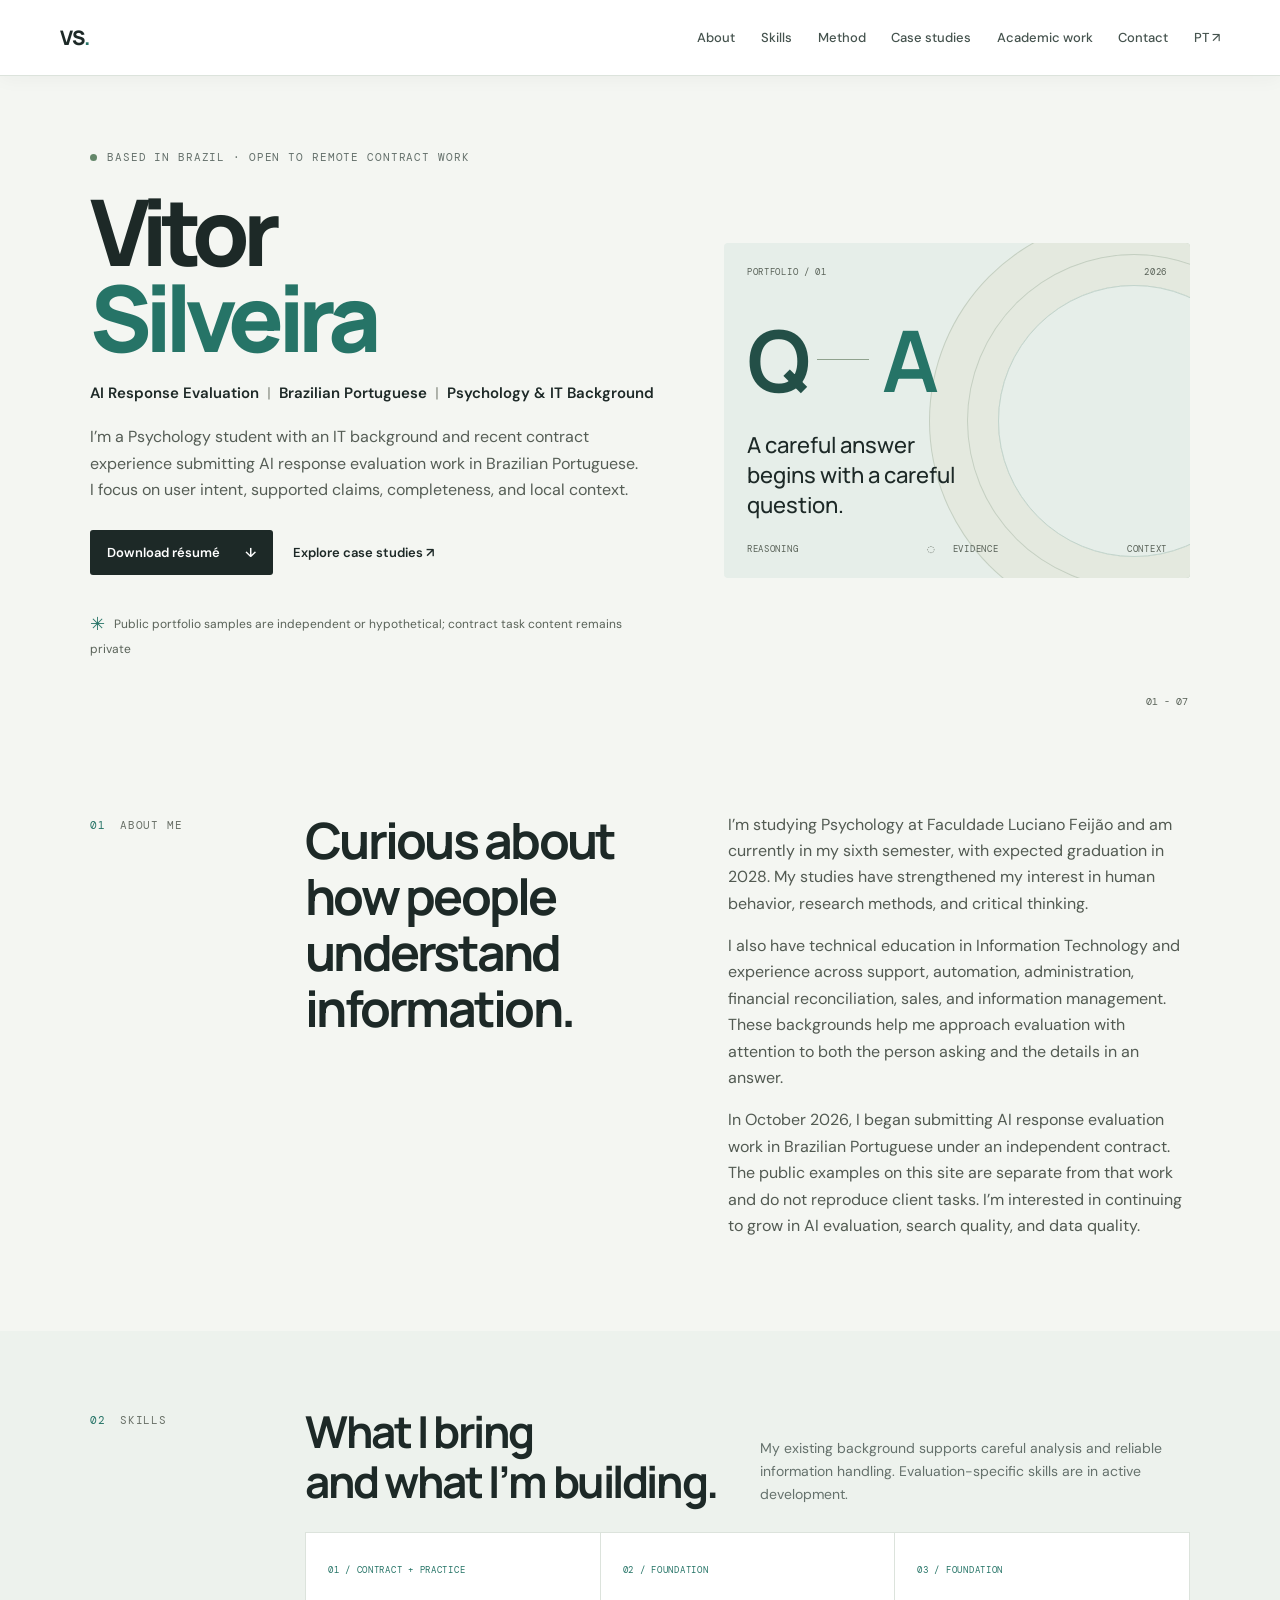
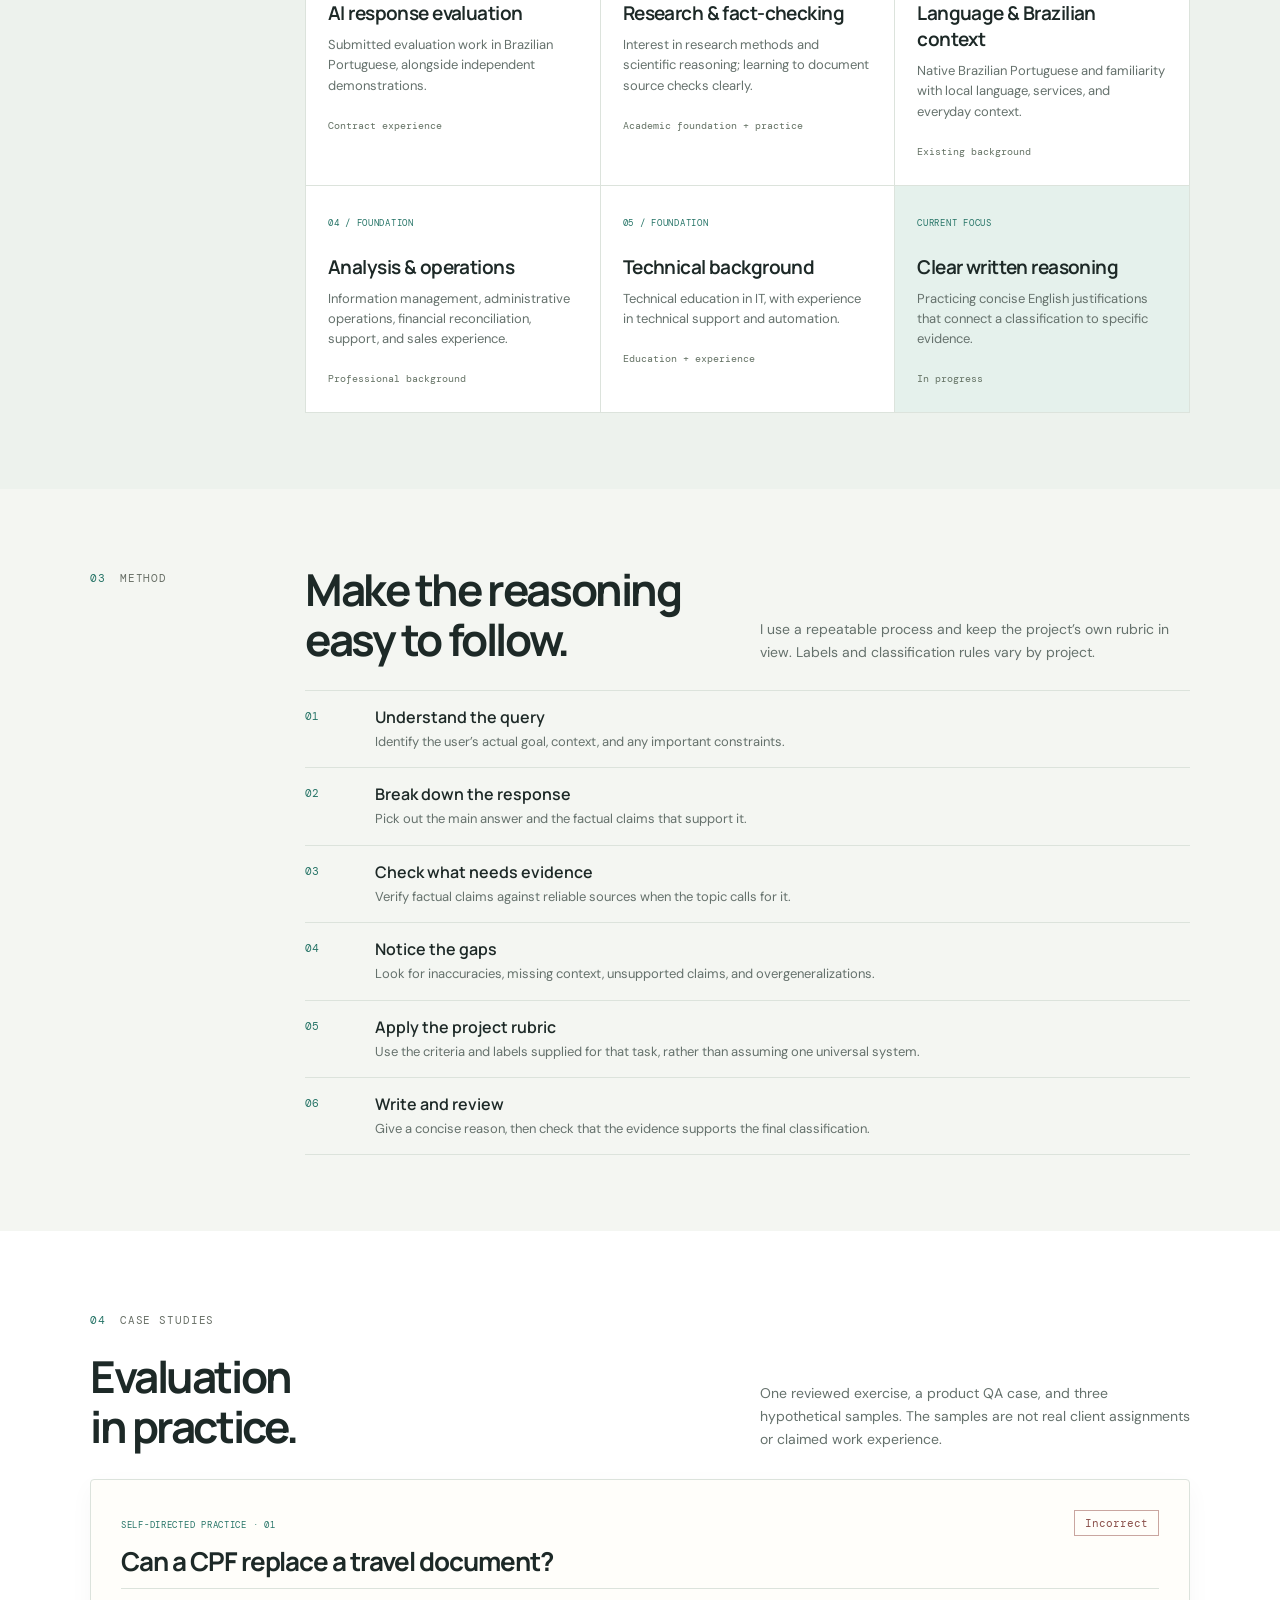
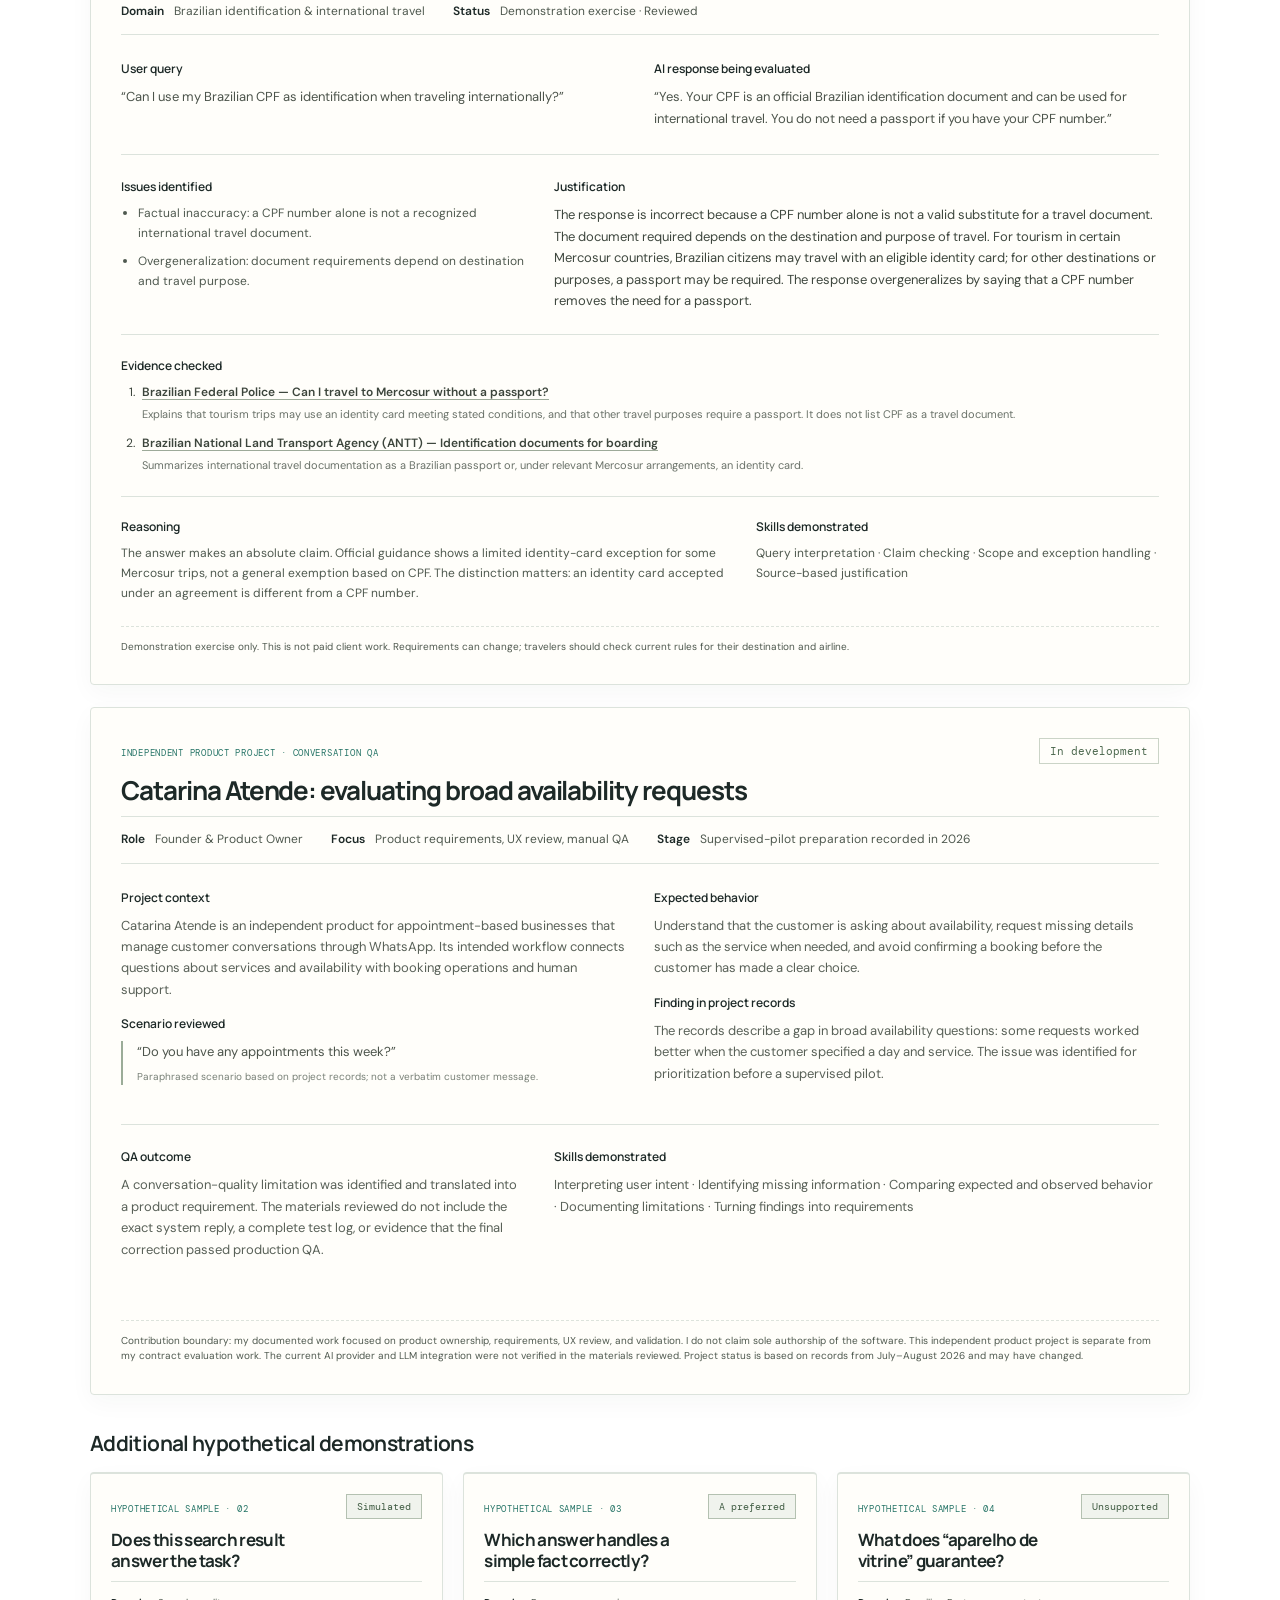
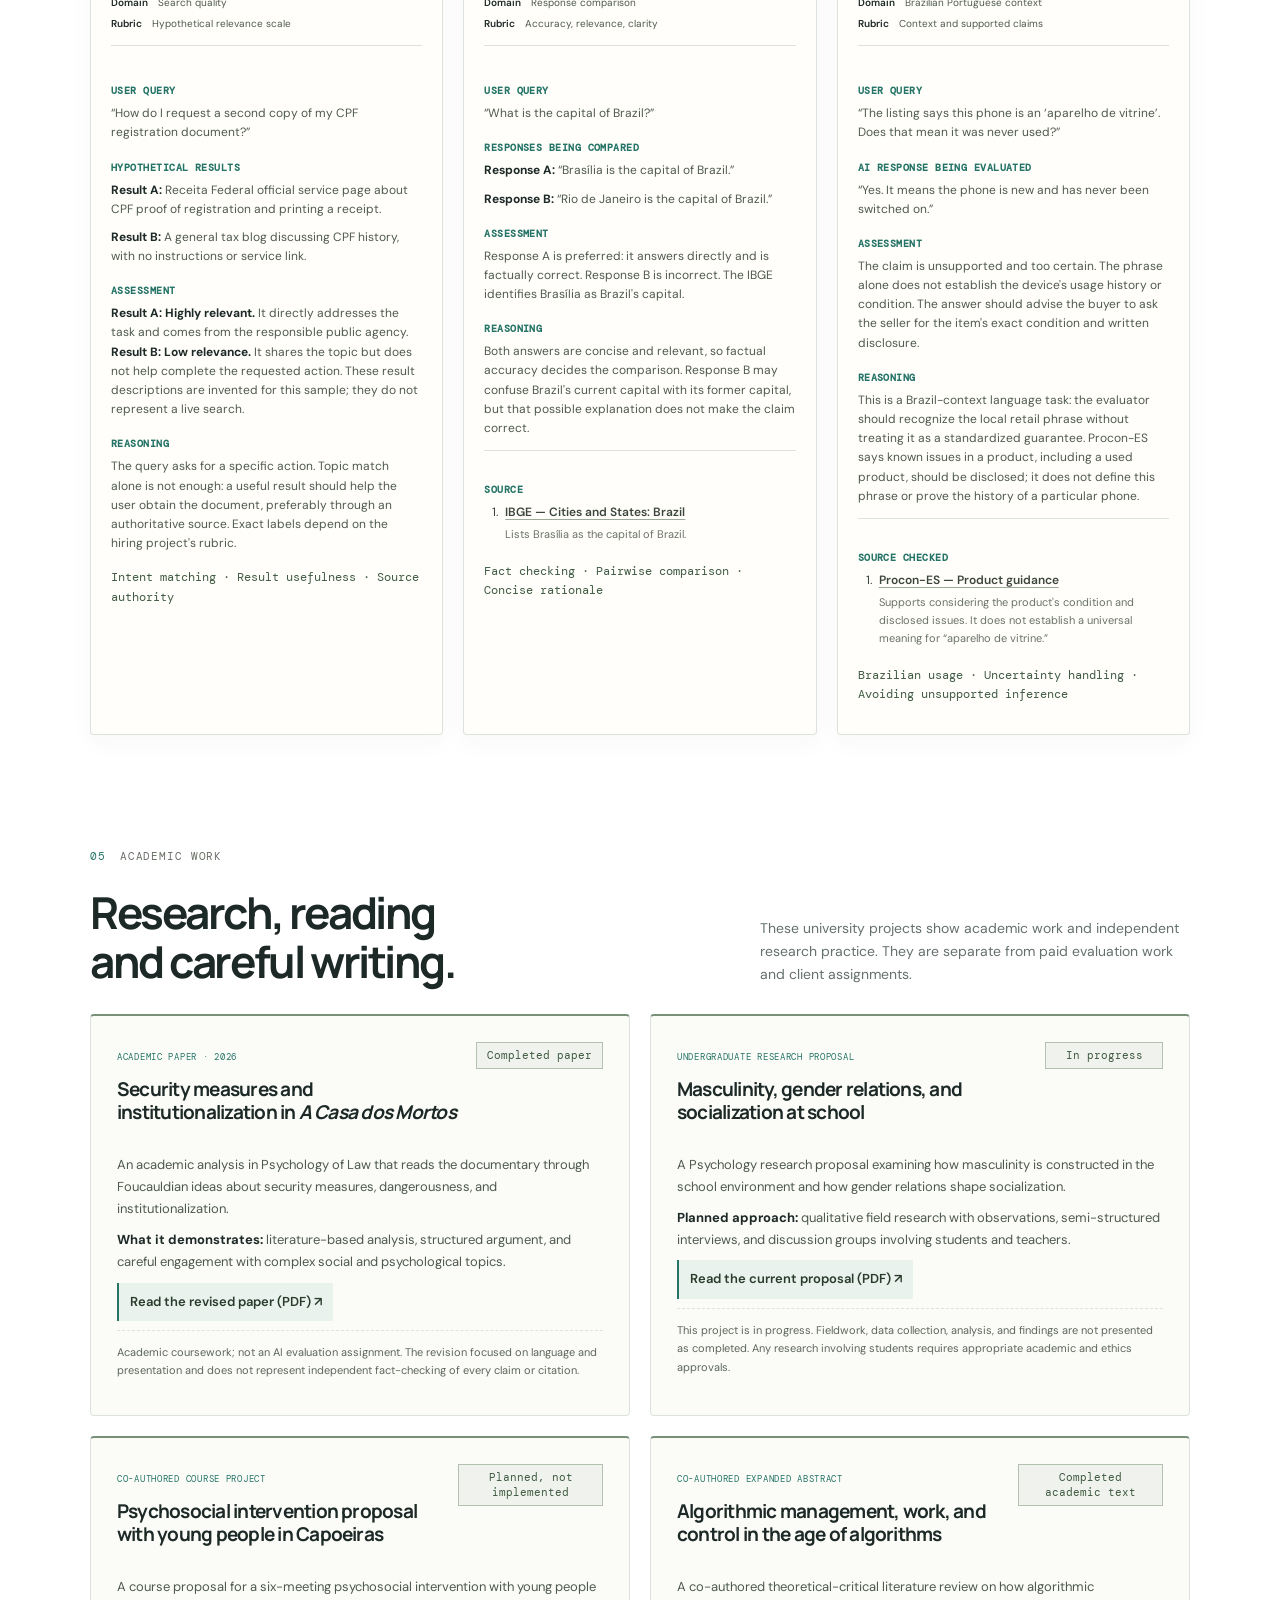
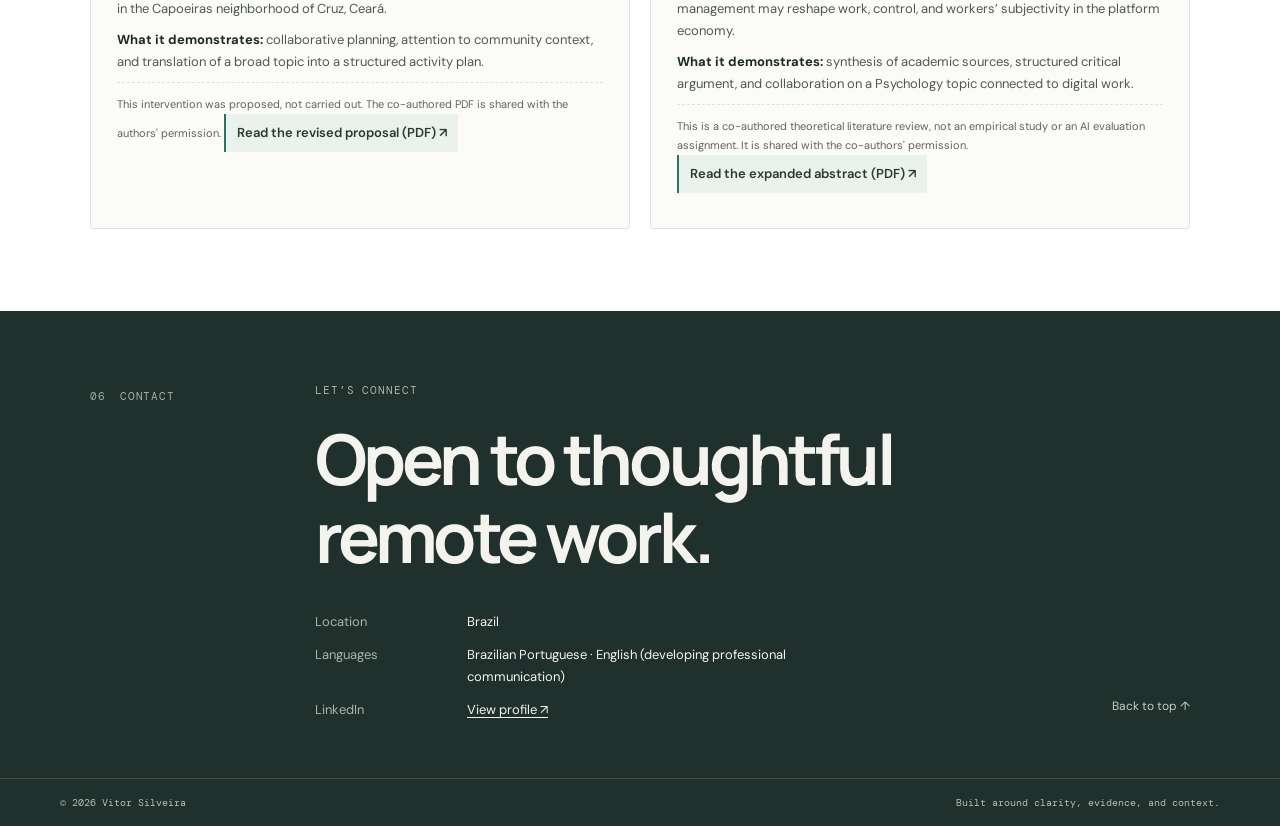
<file: index.html>
<!doctype html>
<html lang="en">
<head>
  <meta charset="utf-8">
  <meta name="viewport" content="width=device-width, initial-scale=1">
  <meta name="description" content="Portfolio of Vitor Silveira, featuring independent practice and contract work in AI response evaluation, Brazilian Portuguese, and information quality.">
  <meta name="theme-color" content="#f5f4f0">
  <title>Vitor Silveira — AI Response Evaluation</title>
  <link rel="stylesheet" href="styles.css">
</head>
<body>
  <a class="skip-link" href="#main">Skip to content</a>
  <header class="site-header">
    <a class="wordmark" href="#home" aria-label="Vitor Silveira, home">VS<span>.</span></a>
    <button class="menu-toggle" type="button" aria-expanded="false" aria-controls="site-nav">Menu</button>
    <nav id="site-nav" aria-label="Main navigation">
      <a href="#about">About</a><a href="#skills">Skills</a><a href="#method">Method</a><a href="#work">Case studies</a><a href="#academic-work">Academic work</a><a href="#contact">Contact</a><a href="index-pt.html" lang="pt-BR">PT ↗</a>
    </nav>
  </header>

  <main id="main">
    <section class="hero section-wrap" id="home" aria-labelledby="hero-title">
      <div class="hero-copy">
        <p class="eyebrow"><span class="status-dot"></span> Based in Brazil · Open to remote contract work</p>
        <h1 id="hero-title">Vitor<br><span>Silveira</span></h1>
        <p class="headline">AI Response Evaluation <i aria-hidden="true">|</i> Brazilian Portuguese <i aria-hidden="true">|</i> Psychology &amp; IT Background</p>
        <p class="intro">I’m a Psychology student with an IT background and recent contract experience submitting AI response evaluation work in Brazilian Portuguese. I focus on user intent, supported claims, completeness, and local context.</p>
        <div class="hero-actions"><a class="button button-dark" href="Vitor_Silveira_Resume_Search_Quality.pdf" target="_blank" rel="noopener noreferrer">Download résumé <span aria-hidden="true">↓</span></a><a class="text-link" href="#work">Explore case studies <span aria-hidden="true">↗</span></a></div>
        <p class="demo-note"><span aria-hidden="true">✳</span> Public portfolio samples are independent or hypothetical; contract task content remains private</p>
      </div>
      <aside class="hero-card" aria-label="Portfolio focus">
        <div class="card-top"><span>PORTFOLIO / 01</span><span>2026</span></div>
        <div class="card-mark" aria-hidden="true"><span>Q</span><span class="mark-line"></span><span>A</span></div>
        <p class="card-caption">A careful answer begins with a careful question.</p>
        <div class="card-bottom"><span>REASONING</span><span>◌ &nbsp; EVIDENCE</span><span>CONTEXT</span></div>
      </aside>
      <div class="hero-index" aria-hidden="true">01 - 07</div>
    </section>

    <section class="section-wrap content-section" id="about">
      <div class="section-label"><span>01</span><span>About me</span></div>
      <div class="section-content about-grid"><h2>Curious about how people understand information.</h2><div><p>I’m studying Psychology at Faculdade Luciano Feijão and am currently in my sixth semester, with expected graduation in 2028. My studies have strengthened my interest in human behavior, research methods, and critical thinking.</p><p>I also have technical education in Information Technology and experience across support, automation, administration, financial reconciliation, sales, and information management. These backgrounds help me approach evaluation with attention to both the person asking and the details in an answer.</p><p>In October 2026, I began submitting AI response evaluation work in Brazilian Portuguese under an independent contract. The public examples on this site are separate from that work and do not reproduce client tasks. I’m interested in continuing to grow in AI evaluation, search quality, and data quality.</p></div></div>
    </section>

    <section class="skills-section" id="skills">
      <div class="section-wrap content-section">
        <div class="section-label"><span>02</span><span>Skills</span></div>
        <div class="section-content"><div class="section-heading"><h2>What I bring<br>and what I’m building.</h2><p>My existing background supports careful analysis and reliable information handling. Evaluation-specific skills are in active development.</p></div>
          <div class="skill-grid">
            <article class="skill-card"><span class="skill-no">01 / CONTRACT + PRACTICE</span><h3>AI response evaluation</h3><p>Submitted evaluation work in Brazilian Portuguese, alongside independent demonstrations.</p><span class="skill-tag">Contract experience</span></article>
            <article class="skill-card"><span class="skill-no">02 / FOUNDATION</span><h3>Research &amp; fact-checking</h3><p>Interest in research methods and scientific reasoning; learning to document source checks clearly.</p><span class="skill-tag">Academic foundation + practice</span></article>
            <article class="skill-card"><span class="skill-no">03 / FOUNDATION</span><h3>Language &amp; Brazilian context</h3><p>Native Brazilian Portuguese and familiarity with local language, services, and everyday context.</p><span class="skill-tag">Existing background</span></article>
            <article class="skill-card"><span class="skill-no">04 / FOUNDATION</span><h3>Analysis &amp; operations</h3><p>Information management, administrative operations, financial reconciliation, support, and sales experience.</p><span class="skill-tag">Professional background</span></article>
            <article class="skill-card"><span class="skill-no">05 / FOUNDATION</span><h3>Technical background</h3><p>Technical education in IT, with experience in technical support and automation.</p><span class="skill-tag">Education + experience</span></article>
            <article class="skill-card skill-card-accent"><span class="skill-no">CURRENT FOCUS</span><h3>Clear written reasoning</h3><p>Practicing concise English justifications that connect a classification to specific evidence.</p><span class="skill-tag">In progress</span></article>
          </div>
        </div>
      </div>
    </section>

    <section class="section-wrap content-section" id="method">
      <div class="section-label"><span>03</span><span>Method</span></div>
      <div class="section-content"><div class="section-heading"><h2>Make the reasoning<br>easy to follow.</h2><p>I use a repeatable process and keep the project’s own rubric in view. Labels and classification rules vary by project.</p></div>
        <ol class="method-list">
          <li><span>01</span><div><h3>Understand the query</h3><p>Identify the user’s actual goal, context, and any important constraints.</p></div></li>
          <li><span>02</span><div><h3>Break down the response</h3><p>Pick out the main answer and the factual claims that support it.</p></div></li>
          <li><span>03</span><div><h3>Check what needs evidence</h3><p>Verify factual claims against reliable sources when the topic calls for it.</p></div></li>
          <li><span>04</span><div><h3>Notice the gaps</h3><p>Look for inaccuracies, missing context, unsupported claims, and overgeneralizations.</p></div></li>
          <li><span>05</span><div><h3>Apply the project rubric</h3><p>Use the criteria and labels supplied for that task, rather than assuming one universal system.</p></div></li>
          <li><span>06</span><div><h3>Write and review</h3><p>Give a concise reason, then check that the evidence supports the final classification.</p></div></li>
        </ol>
      </div>
    </section>

    <section class="work-section" id="work">
      <div class="section-wrap content-section">
        <div class="section-label"><span>04</span><span>Case studies</span></div>
        <div class="section-content"><div class="section-heading"><h2>Evaluation<br>in practice.</h2><p>One reviewed exercise, a product QA case, and three hypothetical samples. The samples are not real client assignments or claimed work experience.</p></div>
          <article class="case-study" id="cpf-case">
            <div class="case-header"><div><span class="case-kicker">SELF-DIRECTED PRACTICE · 01</span><h3>Can a CPF replace a travel document?</h3></div><span class="classification">Incorrect</span></div>
            <div class="case-meta"><span><b>Domain</b> Brazilian identification &amp; international travel</span><span><b>Status</b> Demonstration exercise · Reviewed</span></div>
            <div class="case-columns"><div><h4>User query</h4><blockquote>“Can I use my Brazilian CPF as identification when traveling internationally?”</blockquote></div><div><h4>AI response being evaluated</h4><blockquote>“Yes. Your CPF is an official Brazilian identification document and can be used for international travel. You do not need a passport if you have your CPF number.”</blockquote></div></div>
            <div class="case-detail-grid"><div><h4>Issues identified</h4><ul><li>Factual inaccuracy: a CPF number alone is not a recognized international travel document.</li><li>Overgeneralization: document requirements depend on destination and travel purpose.</li></ul></div><div><h4>Justification</h4><p class="justification">The response is incorrect because a CPF number alone is not a valid substitute for a travel document. The document required depends on the destination and purpose of travel. For tourism in certain Mercosur countries, Brazilian citizens may travel with an eligible identity card; for other destinations or purposes, a passport may be required. The response overgeneralizes by saying that a CPF number removes the need for a passport.</p></div></div>
            <div class="evidence"><h4>Evidence checked</h4><ol><li><a href="https://www.gov.br/pf/pt-br/assuntos/passaporte/ajuda/duvidas_/inicio/inicio-posso-viajar-ao-mercosul-sem" target="_blank" rel="noopener noreferrer">Brazilian Federal Police — Can I travel to Mercosur without a passport?</a><span>Explains that tourism trips may use an identity card meeting stated conditions, and that other travel purposes require a passport. It does not list CPF as a travel document.</span></li><li><a href="https://www.gov.br/antt/pt-br/assuntos/passageiros/viajantes/documento-de-identificacao-para-embarque" target="_blank" rel="noopener noreferrer">Brazilian National Land Transport Agency (ANTT) — Identification documents for boarding</a><span>Summarizes international travel documentation as a Brazilian passport or, under relevant Mercosur arrangements, an identity card.</span></li></ol></div>
            <div class="case-footer"><div><h4>Reasoning</h4><p>The answer makes an absolute claim. Official guidance shows a limited identity-card exception for some Mercosur trips, not a general exemption based on CPF. The distinction matters: an identity card accepted under an agreement is different from a CPF number.</p></div><div><h4>Skills demonstrated</h4><p>Query interpretation · Claim checking · Scope and exception handling · Source-based justification</p></div></div>
            <p class="case-disclaimer">Demonstration exercise only. This is not paid client work. Requirements can change; travelers should check current rules for their destination and airline.</p>
          </article>
          <article class="case-study project-case" id="catarina-atende">
            <div class="case-header"><div><span class="case-kicker">INDEPENDENT PRODUCT PROJECT · CONVERSATION QA</span><h3>Catarina Atende: evaluating broad availability requests</h3></div><span class="classification sample-label">In development</span></div>
            <div class="case-meta"><span><b>Role</b> Founder &amp; Product Owner</span><span><b>Focus</b> Product requirements, UX review, manual QA</span><span><b>Stage</b> Supervised-pilot preparation recorded in 2026</span></div>
            <div class="case-columns"><div><h4>Project context</h4><p class="sample-copy">Catarina Atende is an independent product for appointment-based businesses that manage customer conversations through WhatsApp. Its intended workflow connects questions about services and availability with booking operations and human support.</p><h4>Scenario reviewed</h4><blockquote>“Do you have any appointments this week?” <span class="scenario-note">Paraphrased scenario based on project records; not a verbatim customer message.</span></blockquote></div><div><h4>Expected behavior</h4><p class="sample-copy">Understand that the customer is asking about availability, request missing details such as the service when needed, and avoid confirming a booking before the customer has made a clear choice.</p><h4>Finding in project records</h4><p class="sample-copy">The records describe a gap in broad availability questions: some requests worked better when the customer specified a day and service. The issue was identified for prioritization before a supervised pilot.</p></div></div>
            <div class="case-detail-grid"><div><h4>QA outcome</h4><p class="sample-copy">A conversation-quality limitation was identified and translated into a product requirement. The materials reviewed do not include the exact system reply, a complete test log, or evidence that the final correction passed production QA.</p></div><div><h4>Skills demonstrated</h4><p class="sample-copy">Interpreting user intent · Identifying missing information · Comparing expected and observed behavior · Documenting limitations · Turning findings into requirements</p></div></div>
            <p class="case-disclaimer">Contribution boundary: my documented work focused on product ownership, requirements, UX review, and validation. I do not claim sole authorship of the software. This independent product project is separate from my contract evaluation work. The current AI provider and LLM integration were not verified in the materials reviewed. Project status is based on records from July–August 2026 and may have changed.</p>
          </article>
          <h3 class="sample-heading">Additional hypothetical demonstrations</h3>
          <div class="sample-grid hypothetical-grid">
            <article class="case-study sample-case"><div class="case-header"><div><span class="case-kicker">HYPOTHETICAL SAMPLE · 02</span><h3>Does this search result answer the task?</h3></div><span class="classification sample-label">Simulated</span></div><div class="case-meta"><span><b>Domain</b> Search quality</span><span><b>Rubric</b> Hypothetical relevance scale</span></div><div class="sample-block"><h4>User query</h4><p>“How do I request a second copy of my CPF registration document?”</p><h4>Hypothetical results</h4><p><b>Result A:</b> Receita Federal official service page about CPF proof of registration and printing a receipt.</p><p><b>Result B:</b> A general tax blog discussing CPF history, with no instructions or service link.</p><h4>Assessment</h4><p><b>Result A: Highly relevant.</b> It directly addresses the task and comes from the responsible public agency. <b>Result B: Low relevance.</b> It shares the topic but does not help complete the requested action. These result descriptions are invented for this sample; they do not represent a live search.</p><h4>Reasoning</h4><p>The query asks for a specific action. Topic match alone is not enough: a useful result should help the user obtain the document, preferably through an authoritative source. Exact labels depend on the hiring project's rubric.</p><p class="skill-tag">Intent matching · Result usefulness · Source authority</p></div></article>
            <article class="case-study sample-case"><div class="case-header"><div><span class="case-kicker">HYPOTHETICAL SAMPLE · 03</span><h3>Which answer handles a simple fact correctly?</h3></div><span class="classification sample-label">A preferred</span></div><div class="case-meta"><span><b>Domain</b> Response comparison</span><span><b>Rubric</b> Accuracy, relevance, clarity</span></div><div class="sample-block"><h4>User query</h4><p>“What is the capital of Brazil?”</p><h4>Responses being compared</h4><p><b>Response A:</b> “Brasília is the capital of Brazil.”</p><p><b>Response B:</b> “Rio de Janeiro is the capital of Brazil.”</p><h4>Assessment</h4><p>Response A is preferred: it answers directly and is factually correct. Response B is incorrect. The IBGE identifies Brasília as Brazil's capital.</p><h4>Reasoning</h4><p>Both answers are concise and relevant, so factual accuracy decides the comparison. Response B may confuse Brazil's current capital with its former capital, but that possible explanation does not make the claim correct.</p><div class="evidence"><h4>Source</h4><ol><li><a href="https://www.ibge.gov.br/cidades-e-estados.html" target="_blank" rel="noopener noreferrer">IBGE — Cities and States: Brazil</a><span>Lists Brasília as the capital of Brazil.</span></li></ol></div><p class="skill-tag">Fact checking · Pairwise comparison · Concise rationale</p></div></article>
            <article class="case-study sample-case"><div class="case-header"><div><span class="case-kicker">HYPOTHETICAL SAMPLE · 04</span><h3>What does “aparelho de vitrine” guarantee?</h3></div><span class="classification sample-label">Unsupported</span></div><div class="case-meta"><span><b>Domain</b> Brazilian Portuguese context</span><span><b>Rubric</b> Context and supported claims</span></div><div class="sample-block"><h4>User query</h4><p>“The listing says this phone is an ‘aparelho de vitrine’. Does that mean it was never used?”</p><h4>AI response being evaluated</h4><p>“Yes. It means the phone is new and has never been switched on.”</p><h4>Assessment</h4><p>The claim is unsupported and too certain. The phrase alone does not establish the device's usage history or condition. The answer should advise the buyer to ask the seller for the item's exact condition and written disclosure.</p><h4>Reasoning</h4><p>This is a Brazil-context language task: the evaluator should recognize the local retail phrase without treating it as a standardized guarantee. Procon-ES says known issues in a product, including a used product, should be disclosed; it does not define this phrase or prove the history of a particular phone.</p><div class="evidence"><h4>Source checked</h4><ol><li><a href="https://procon.es.gov.br/produto-2" target="_blank" rel="noopener noreferrer">Procon-ES — Product guidance</a><span>Supports considering the product's condition and disclosed issues. It does not establish a universal meaning for “aparelho de vitrine.”</span></li></ol></div><p class="skill-tag">Brazilian usage · Uncertainty handling · Avoiding unsupported inference</p></div></article>
          </div>
        </div>
      </div>
    </section>

        <section class="work-section" id="academic-work"><div class="section-wrap content-section"><div class="section-label"><span>05</span><span>Academic work</span></div><div class="section-content"><div class="section-heading"><h2>Research, reading<br>and careful writing.</h2><p>These university projects show academic work and independent research practice. They are separate from paid evaluation work and client assignments.</p></div><div class="sample-grid academic-grid">
      <article class="case-study sample-case"><div class="case-header"><div><span class="case-kicker">ACADEMIC PAPER &middot; 2026</span><h3>Security measures and institutionalization in <i>A Casa dos Mortos</i></h3></div><span class="classification sample-label">Completed paper</span></div><div class="sample-block"><p>An academic analysis in Psychology of Law that reads the documentary through Foucauldian ideas about security measures, dangerousness, and institutionalization.</p><p><b>What it demonstrates:</b> literature-based analysis, structured argument, and careful engagement with complex social and psychological topics.</p><p><a class="text-link" href="Trabalho_Academico_A_Casa_dos_Mortos_Revisado.pdf">Read the revised paper (PDF) &#8599;</a></p><p class="case-disclaimer">Academic coursework; not an AI evaluation assignment. The revision focused on language and presentation and does not represent independent fact-checking of every claim or citation.</p></div></article>
      <article class="case-study sample-case"><div class="case-header"><div><span class="case-kicker">UNDERGRADUATE RESEARCH PROPOSAL</span><h3>Masculinity, gender relations, and socialization at school</h3></div><span class="classification sample-label">In progress</span></div><div class="sample-block"><p>A Psychology research proposal examining how masculinity is constructed in the school environment and how gender relations shape socialization.</p><p><b>Planned approach:</b> qualitative field research with observations, semi-structured interviews, and discussion groups involving students and teachers.</p><p><a class="text-link" href="Projeto_de_Pesquisa_Masculinidade_Escolar_Revisado.pdf">Read the current proposal (PDF) &#8599;</a></p><p class="case-disclaimer">This project is in progress. Fieldwork, data collection, analysis, and findings are not presented as completed. Any research involving students requires appropriate academic and ethics approvals.</p></div></article>
      <article class="case-study sample-case"><div class="case-header"><div><span class="case-kicker">CO-AUTHORED COURSE PROJECT</span><h3>Psychosocial intervention proposal with young people in Capoeiras</h3></div><span class="classification sample-label">Planned, not implemented</span></div><div class="sample-block"><p>A course proposal for a six-meeting psychosocial intervention with young people in the Capoeiras neighborhood of Cruz, Cear&aacute;.</p><p><b>What it demonstrates:</b> collaborative planning, attention to community context, and translation of a broad topic into a structured activity plan.</p><p class="case-disclaimer">This intervention was proposed, not carried out. The co-authored PDF is shared with the authors' permission. <a class="text-link" href="Trabalho_Academico_Intervencao_Capoeiras_Revisado.pdf">Read the revised proposal (PDF) &#8599;</a></p></div></article>
      <article class="case-study sample-case"><div class="case-header"><div><span class="case-kicker">CO-AUTHORED EXPANDED ABSTRACT</span><h3>Algorithmic management, work, and control in the age of algorithms</h3></div><span class="classification sample-label">Completed academic text</span></div><div class="sample-block"><p>A co-authored theoretical-critical literature review on how algorithmic management may reshape work, control, and workers&rsquo; subjectivity in the platform economy.</p><p><b>What it demonstrates:</b> synthesis of academic sources, structured critical argument, and collaboration on a Psychology topic connected to digital work.</p><p class="case-disclaimer">This is a co-authored theoretical literature review, not an empirical study or an AI evaluation assignment. It is shared with the co-authors' permission. <a class="text-link" href="Resumo_Expandido_Liberdade_Programada.pdf">Read the expanded abstract (PDF) &#8599;</a></p></div></article>
      </div></div></div>
      </section>
<section class="contact-section" id="contact"><div class="section-wrap contact-inner"><div class="section-label"><span>06</span><span>Contact</span></div><div class="contact-main"><p class="eyebrow">LET’S CONNECT</p><h2>Open to thoughtful<br>remote work.</h2><div class="contact-details"><p><span>Location</span>Brazil</p><p><span>Languages</span>Brazilian Portuguese · English (developing professional communication)</p><p><span>LinkedIn</span><a href="https://www.linkedin.com/in/vitor-edvar-12071732a/" target="_blank" rel="noopener noreferrer">View profile &#8599;</a></p></div><a href="#home" class="back-top">Back to top ↑</a></div></div><footer><span>© 2026 Vitor Silveira</span><span>Built around clarity, evidence, and context.</span></footer></section>
  </main>
  <script src="script.js" defer></script>
</body>
</html>
</file>
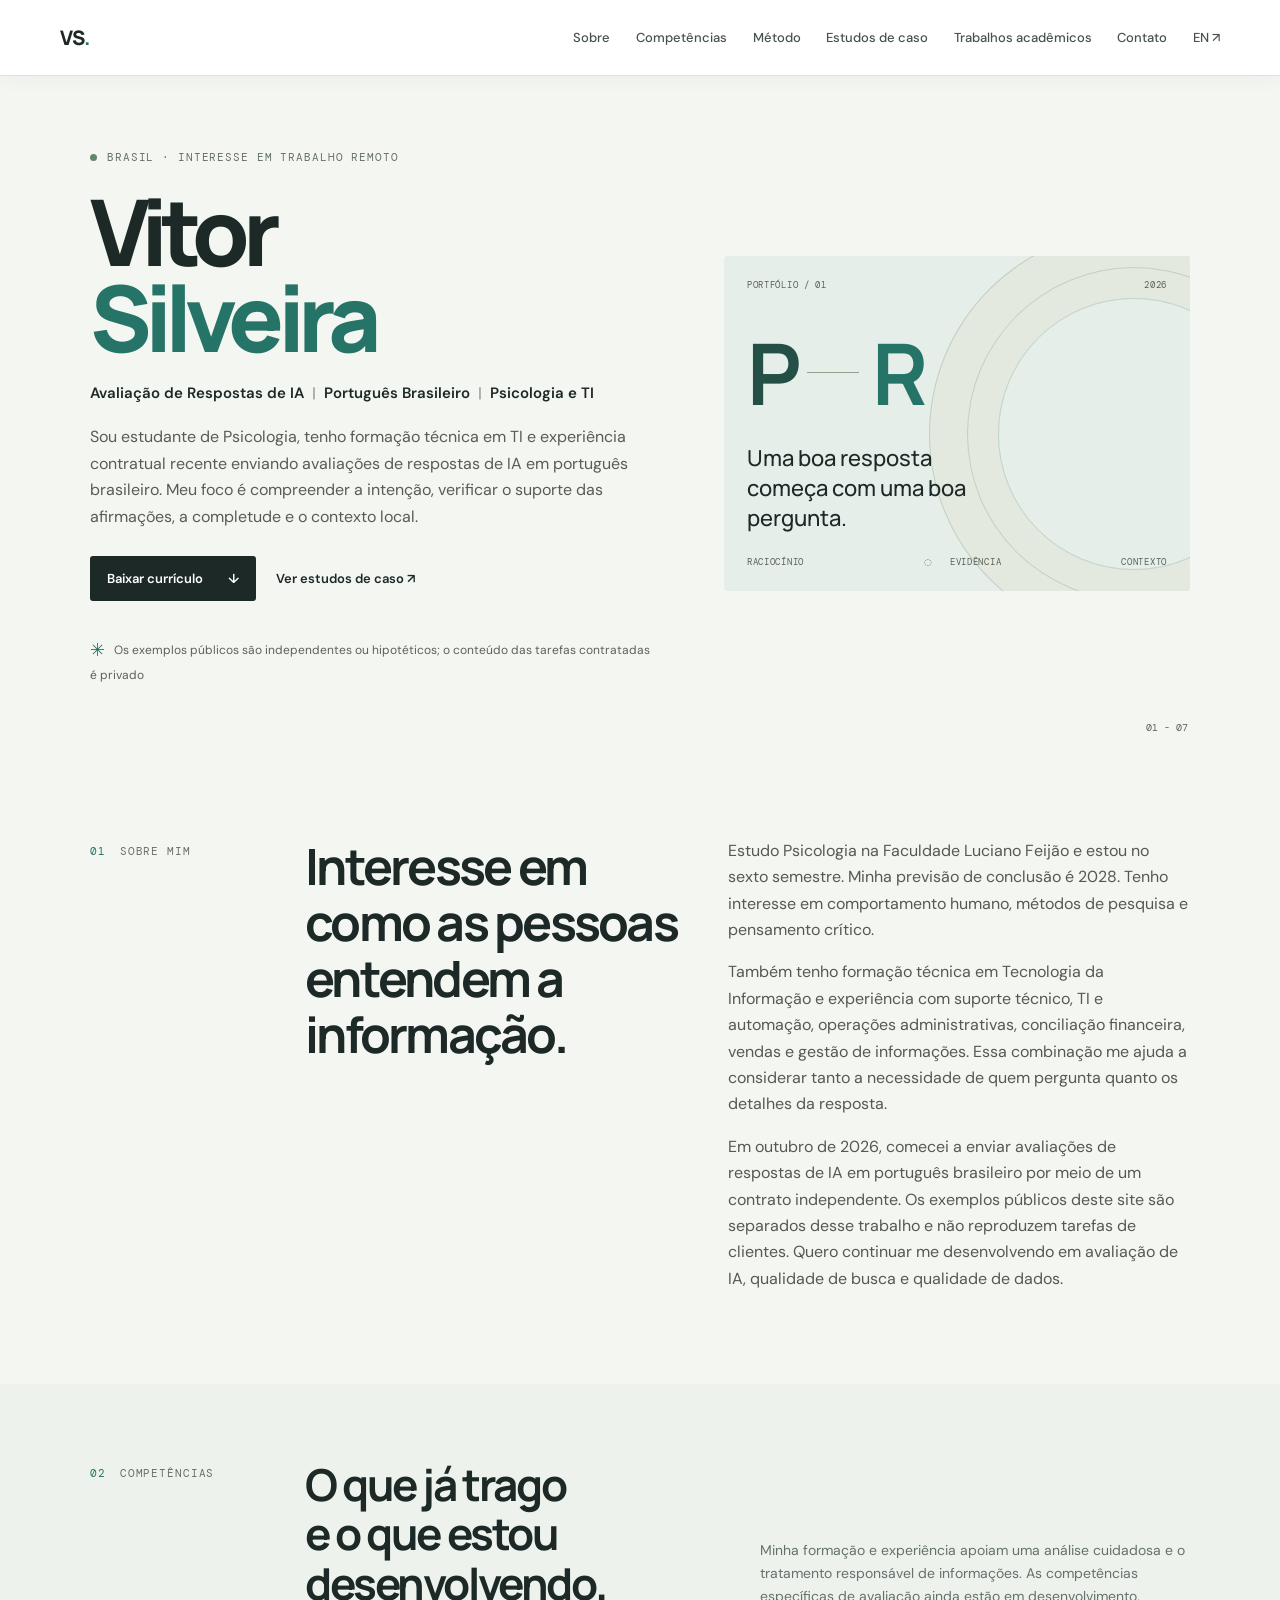
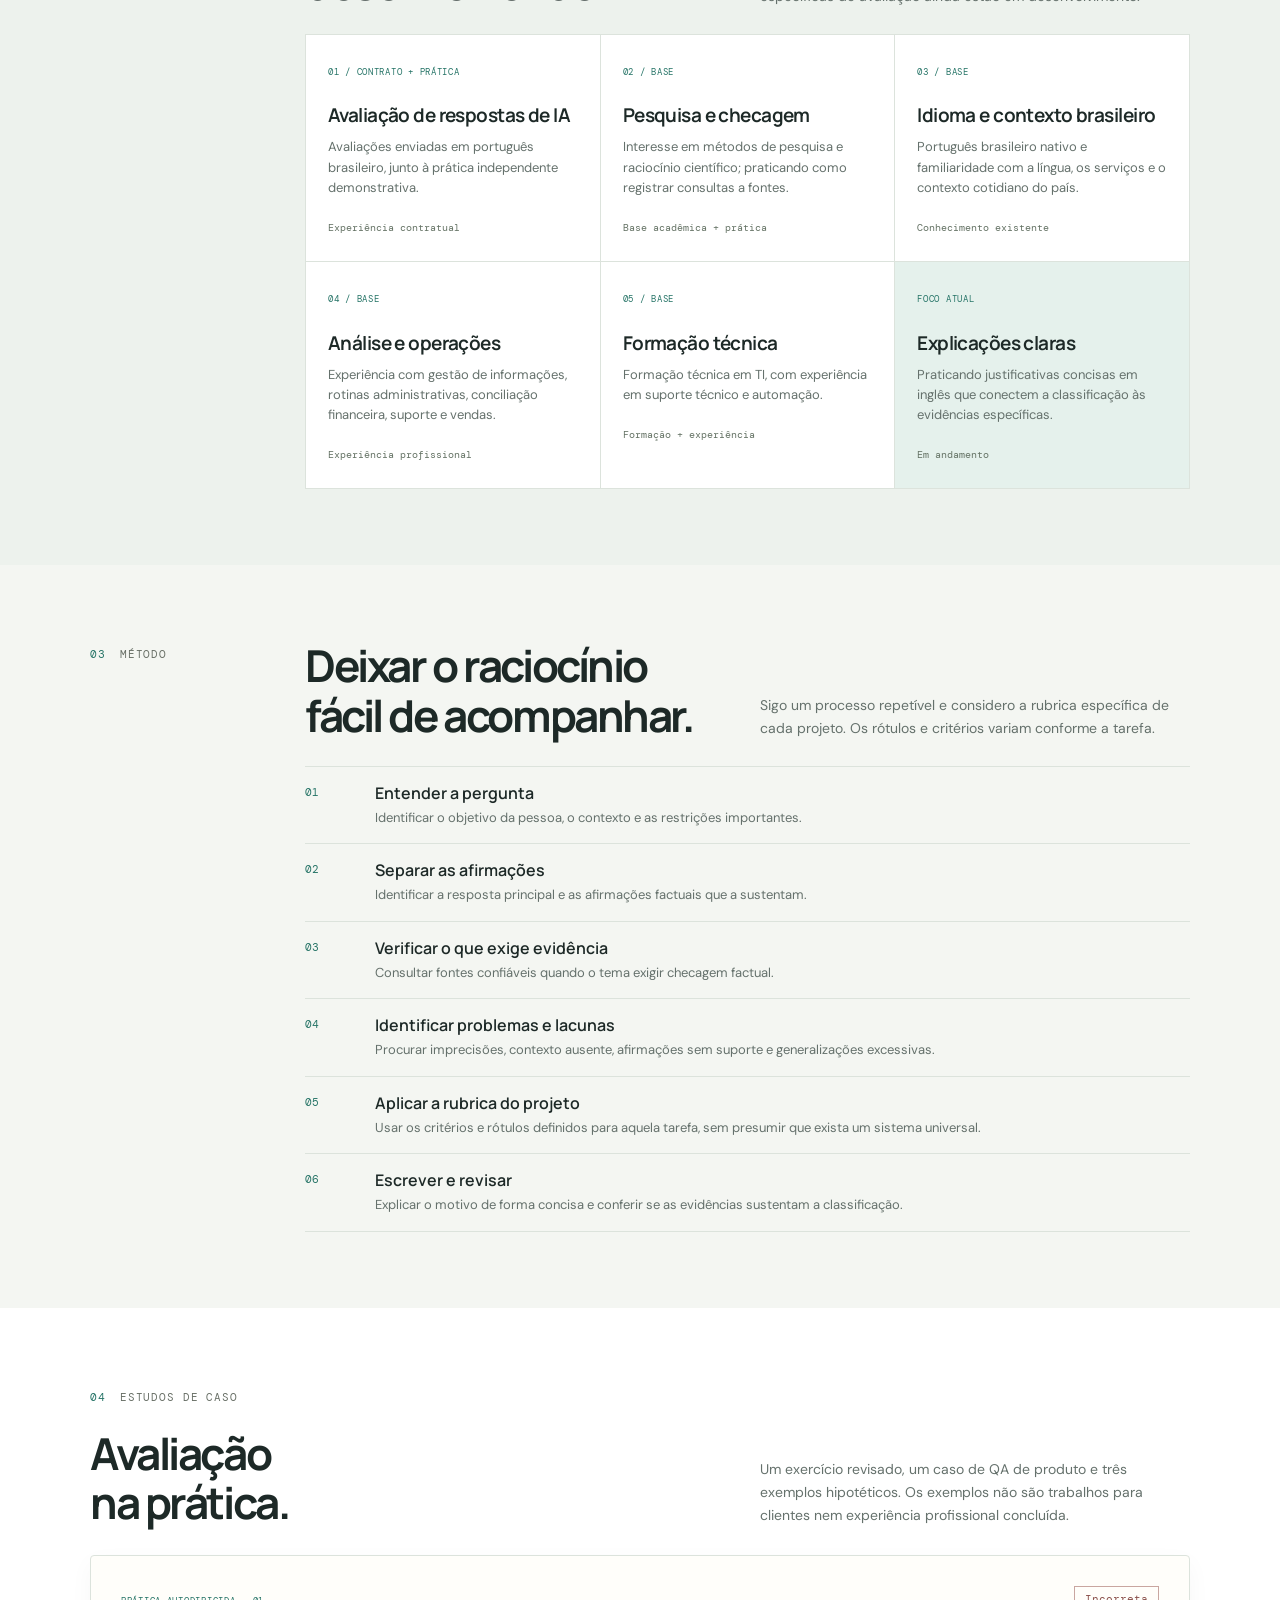
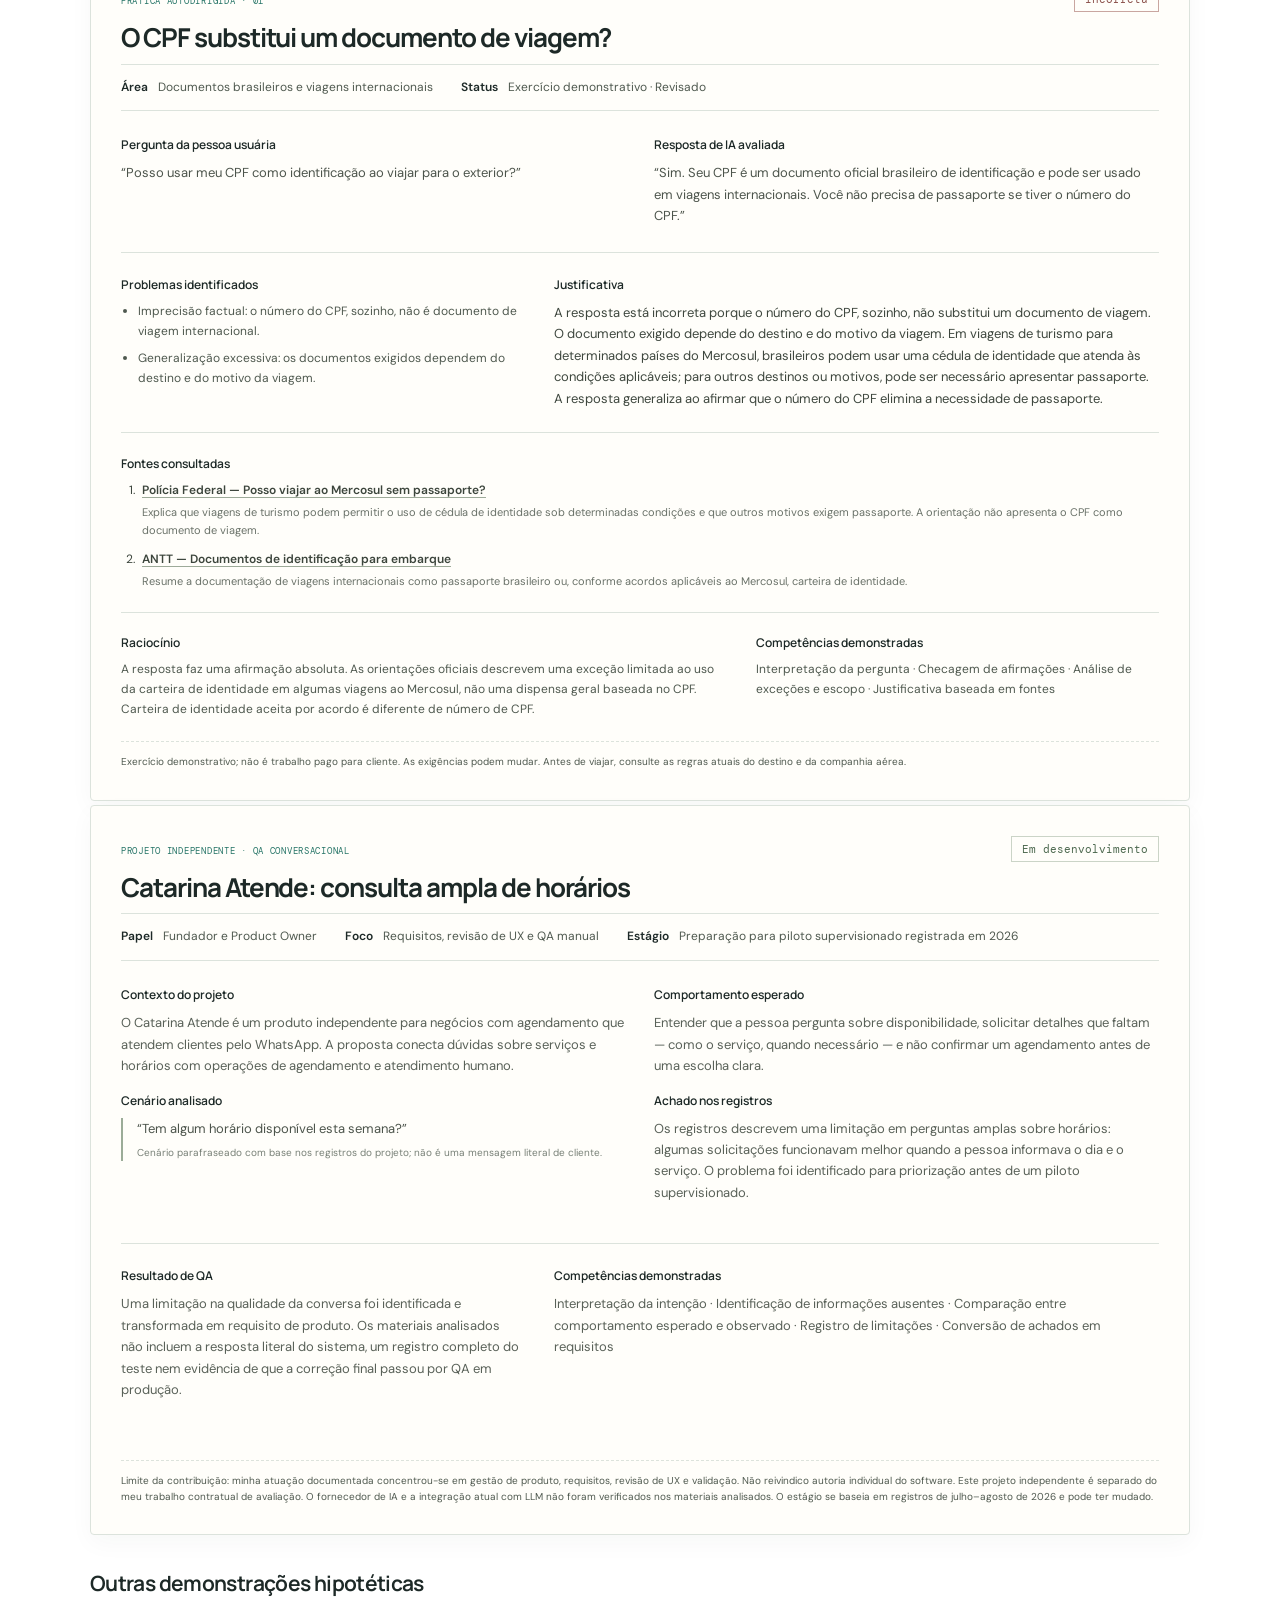
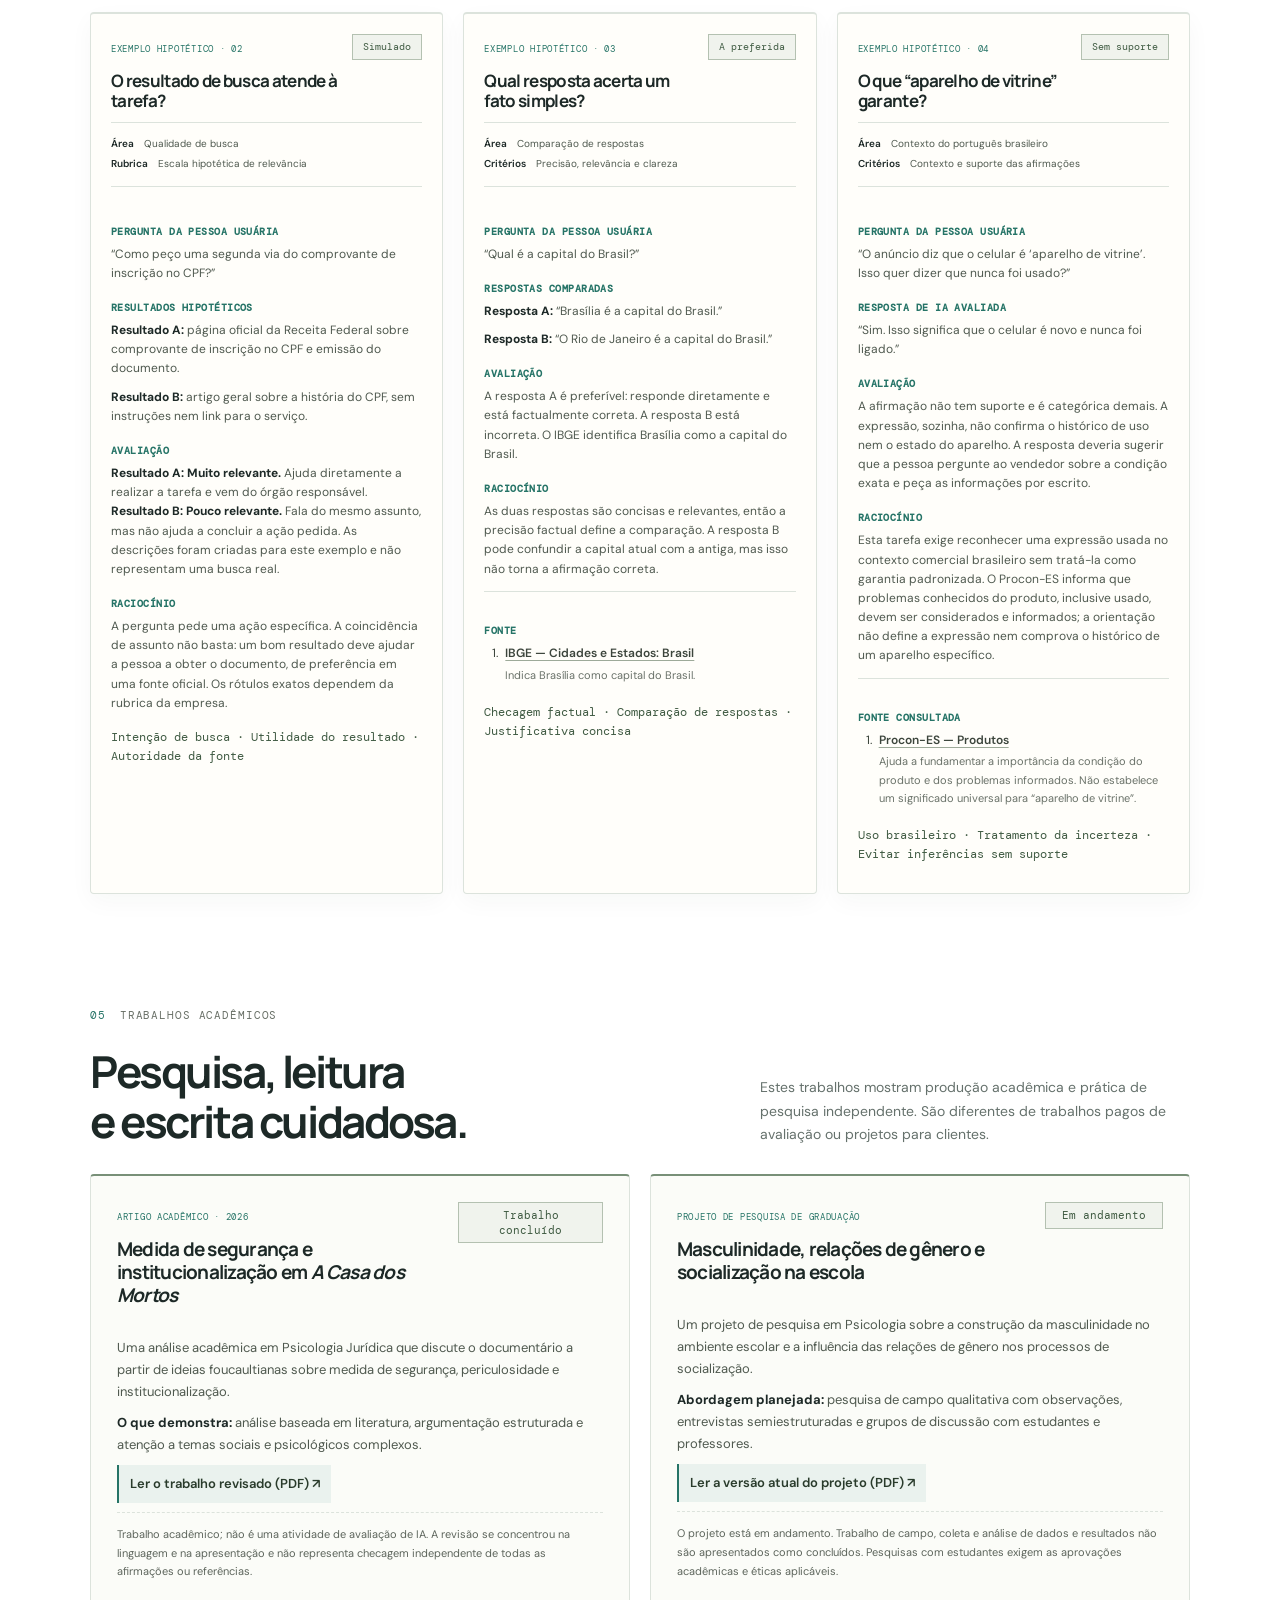
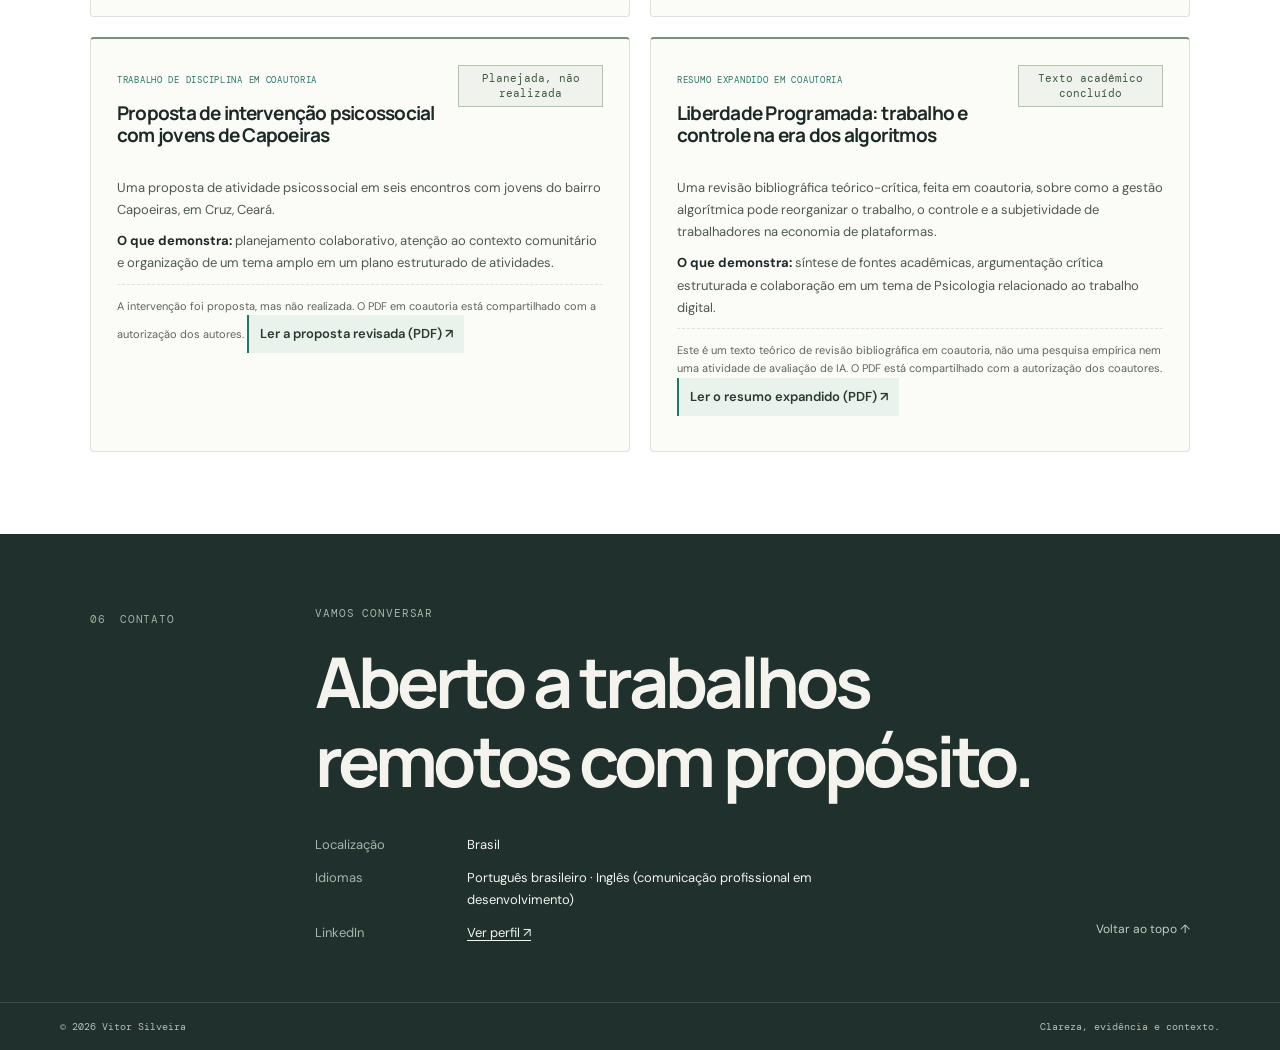
<file: index-pt.html>
<!doctype html>
<html lang="pt-BR">
<head>
  <meta charset="utf-8">
  <meta name="viewport" content="width=device-width, initial-scale=1">
  <meta name="description" content="Portfólio de Vitor Silveira com experiência contratual e prática independente em avaliação de respostas de IA em português brasileiro.">
  <meta name="theme-color" content="#f5f4f0">
  <title>Vitor Silveira — Avaliação de Respostas de IA</title>
  <link rel="stylesheet" href="styles.css">
</head>
<body>
  <a class="skip-link" href="#main">Pular para o conteúdo</a>
  <header class="site-header">
    <a class="wordmark" href="#inicio" aria-label="Vitor Silveira, início">VS<span>.</span></a>
    <button class="menu-toggle" type="button" aria-expanded="false" aria-controls="site-nav">Menu</button>
    <nav id="site-nav" aria-label="Navegação principal">
      <a href="#sobre">Sobre</a><a href="#competencias">Competências</a><a href="#metodo">Método</a><a href="#estudos">Estudos de caso</a><a href="#trabalhos-academicos">Trabalhos acad&ecirc;micos</a><a href="#contato">Contato</a><a href="index.html" lang="en">EN ↗</a>
    </nav>
  </header>
  <main id="main">
    <section class="hero section-wrap" id="inicio" aria-labelledby="hero-title">
      <div class="hero-copy">
        <p class="eyebrow"><span class="status-dot"></span> Brasil · Interesse em trabalho remoto</p>
        <h1 id="hero-title">Vitor<br><span>Silveira</span></h1>
        <p class="headline">Avaliação de Respostas de IA <i aria-hidden="true">|</i> Português Brasileiro <i aria-hidden="true">|</i> Psicologia e TI</p>
        <p class="intro">Sou estudante de Psicologia, tenho formação técnica em TI e experiência contratual recente enviando avaliações de respostas de IA em português brasileiro. Meu foco é compreender a intenção, verificar o suporte das afirmações, a completude e o contexto local.</p>
        <div class="hero-actions"><a class="button button-dark" href="Vitor_Silveira_Curriculo_Search_Quality_PT.pdf" target="_blank" rel="noopener noreferrer">Baixar currículo <span aria-hidden="true">↓</span></a><a class="text-link" href="#estudos">Ver estudos de caso <span aria-hidden="true">↗</span></a></div>
        <p class="demo-note"><span aria-hidden="true">✳</span> Os exemplos públicos são independentes ou hipotéticos; o conteúdo das tarefas contratadas é privado</p>
      </div>
      <aside class="hero-card" aria-label="Foco do portfólio"><div class="card-top"><span>PORTFÓLIO / 01</span><span>2026</span></div><div class="card-mark" aria-hidden="true"><span>P</span><span class="mark-line"></span><span>R</span></div><p class="card-caption">Uma boa resposta começa com uma boa pergunta.</p><div class="card-bottom"><span>RACIOCÍNIO</span><span>◌ &nbsp; EVIDÊNCIA</span><span>CONTEXTO</span></div></aside>
      <div class="hero-index" aria-hidden="true">01 - 07</div>
    </section>
    <section class="section-wrap content-section" id="sobre"><div class="section-label"><span>01</span><span>Sobre mim</span></div><div class="section-content about-grid"><h2>Interesse em como as pessoas entendem a informação.</h2><div><p>Estudo Psicologia na Faculdade Luciano Feijão e estou no sexto semestre. Minha previsão de conclusão é 2028. Tenho interesse em comportamento humano, métodos de pesquisa e pensamento crítico.</p><p>Também tenho formação técnica em Tecnologia da Informação e experiência com suporte técnico, TI e automação, operações administrativas, conciliação financeira, vendas e gestão de informações. Essa combinação me ajuda a considerar tanto a necessidade de quem pergunta quanto os detalhes da resposta.</p><p>Em outubro de 2026, comecei a enviar avaliações de respostas de IA em português brasileiro por meio de um contrato independente. Os exemplos públicos deste site são separados desse trabalho e não reproduzem tarefas de clientes. Quero continuar me desenvolvendo em avaliação de IA, qualidade de busca e qualidade de dados.</p></div></div></section>
    <section class="skills-section" id="competencias"><div class="section-wrap content-section"><div class="section-label"><span>02</span><span>Competências</span></div><div class="section-content"><div class="section-heading"><h2>O que já trago<br>e o que estou desenvolvendo.</h2><p>Minha formação e experiência apoiam uma análise cuidadosa e o tratamento responsável de informações. As competências específicas de avaliação ainda estão em desenvolvimento.</p></div><div class="skill-grid">
      <article class="skill-card"><span class="skill-no">01 / CONTRATO + PRÁTICA</span><h3>Avaliação de respostas de IA</h3><p>Avaliações enviadas em português brasileiro, junto à prática independente demonstrativa.</p><span class="skill-tag">Experiência contratual</span></article>
      <article class="skill-card"><span class="skill-no">02 / BASE</span><h3>Pesquisa e checagem</h3><p>Interesse em métodos de pesquisa e raciocínio científico; praticando como registrar consultas a fontes.</p><span class="skill-tag">Base acadêmica + prática</span></article>
      <article class="skill-card"><span class="skill-no">03 / BASE</span><h3>Idioma e contexto brasileiro</h3><p>Português brasileiro nativo e familiaridade com a língua, os serviços e o contexto cotidiano do país.</p><span class="skill-tag">Conhecimento existente</span></article>
      <article class="skill-card"><span class="skill-no">04 / BASE</span><h3>Análise e operações</h3><p>Experiência com gestão de informações, rotinas administrativas, conciliação financeira, suporte e vendas.</p><span class="skill-tag">Experiência profissional</span></article>
      <article class="skill-card"><span class="skill-no">05 / BASE</span><h3>Formação técnica</h3><p>Formação técnica em TI, com experiência em suporte técnico e automação.</p><span class="skill-tag">Formação + experiência</span></article>
      <article class="skill-card skill-card-accent"><span class="skill-no">FOCO ATUAL</span><h3>Explicações claras</h3><p>Praticando justificativas concisas em inglês que conectem a classificação às evidências específicas.</p><span class="skill-tag">Em andamento</span></article>
    </div></div></div></section>
    <section class="section-wrap content-section" id="metodo"><div class="section-label"><span>03</span><span>Método</span></div><div class="section-content"><div class="section-heading"><h2>Deixar o raciocínio<br>fácil de acompanhar.</h2><p>Sigo um processo repetível e considero a rubrica específica de cada projeto. Os rótulos e critérios variam conforme a tarefa.</p></div><ol class="method-list">
      <li><span>01</span><div><h3>Entender a pergunta</h3><p>Identificar o objetivo da pessoa, o contexto e as restrições importantes.</p></div></li><li><span>02</span><div><h3>Separar as afirmações</h3><p>Identificar a resposta principal e as afirmações factuais que a sustentam.</p></div></li><li><span>03</span><div><h3>Verificar o que exige evidência</h3><p>Consultar fontes confiáveis quando o tema exigir checagem factual.</p></div></li><li><span>04</span><div><h3>Identificar problemas e lacunas</h3><p>Procurar imprecisões, contexto ausente, afirmações sem suporte e generalizações excessivas.</p></div></li><li><span>05</span><div><h3>Aplicar a rubrica do projeto</h3><p>Usar os critérios e rótulos definidos para aquela tarefa, sem presumir que exista um sistema universal.</p></div></li><li><span>06</span><div><h3>Escrever e revisar</h3><p>Explicar o motivo de forma concisa e conferir se as evidências sustentam a classificação.</p></div></li>
    </ol></div></section>
    <section class="work-section" id="estudos"><div class="section-wrap content-section"><div class="section-label"><span>04</span><span>Estudos de caso</span></div><div class="section-content"><div class="section-heading"><h2>Avaliação<br>na prática.</h2><p>Um exercício revisado, um caso de QA de produto e três exemplos hipotéticos. Os exemplos não são trabalhos para clientes nem experiência profissional concluída.</p></div>
      <article class="case-study"><div class="case-header"><div><span class="case-kicker">PRÁTICA AUTODIRIGIDA · 01</span><h3>O CPF substitui um documento de viagem?</h3></div><span class="classification">Incorreta</span></div><div class="case-meta"><span><b>Área</b> Documentos brasileiros e viagens internacionais</span><span><b>Status</b> Exercício demonstrativo · Revisado</span></div>
      <div class="case-columns"><div><h4>Pergunta da pessoa usuária</h4><blockquote>“Posso usar meu CPF como identificação ao viajar para o exterior?”</blockquote></div><div><h4>Resposta de IA avaliada</h4><blockquote>“Sim. Seu CPF é um documento oficial brasileiro de identificação e pode ser usado em viagens internacionais. Você não precisa de passaporte se tiver o número do CPF.”</blockquote></div></div>
      <div class="case-detail-grid"><div><h4>Problemas identificados</h4><ul><li>Imprecisão factual: o número do CPF, sozinho, não é documento de viagem internacional.</li><li>Generalização excessiva: os documentos exigidos dependem do destino e do motivo da viagem.</li></ul></div><div><h4>Justificativa</h4><p class="justification">A resposta está incorreta porque o número do CPF, sozinho, não substitui um documento de viagem. O documento exigido depende do destino e do motivo da viagem. Em viagens de turismo para determinados países do Mercosul, brasileiros podem usar uma cédula de identidade que atenda às condições aplicáveis; para outros destinos ou motivos, pode ser necessário apresentar passaporte. A resposta generaliza ao afirmar que o número do CPF elimina a necessidade de passaporte.</p></div></div>
      <div class="evidence"><h4>Fontes consultadas</h4><ol><li><a href="https://www.gov.br/pf/pt-br/assuntos/passaporte/ajuda/duvidas_/inicio/inicio-posso-viajar-ao-mercosul-sem" target="_blank" rel="noopener noreferrer">Polícia Federal — Posso viajar ao Mercosul sem passaporte?</a><span>Explica que viagens de turismo podem permitir o uso de cédula de identidade sob determinadas condições e que outros motivos exigem passaporte. A orientação não apresenta o CPF como documento de viagem.</span></li><li><a href="https://www.gov.br/antt/pt-br/assuntos/passageiros/viajantes/documento-de-identificacao-para-embarque" target="_blank" rel="noopener noreferrer">ANTT — Documentos de identificação para embarque</a><span>Resume a documentação de viagens internacionais como passaporte brasileiro ou, conforme acordos aplicáveis ao Mercosul, carteira de identidade.</span></li></ol></div>
      <div class="case-footer"><div><h4>Raciocínio</h4><p>A resposta faz uma afirmação absoluta. As orientações oficiais descrevem uma exceção limitada ao uso da carteira de identidade em algumas viagens ao Mercosul, não uma dispensa geral baseada no CPF. Carteira de identidade aceita por acordo é diferente de número de CPF.</p></div><div><h4>Competências demonstradas</h4><p>Interpretação da pergunta · Checagem de afirmações · Análise de exceções e escopo · Justificativa baseada em fontes</p></div></div><p class="case-disclaimer">Exercício demonstrativo; não é trabalho pago para cliente. As exigências podem mudar. Antes de viajar, consulte as regras atuais do destino e da companhia aérea.</p></article>
      <article class="case-study project-case" id="catarina-atende"><div class="case-header"><div><span class="case-kicker">PROJETO INDEPENDENTE · QA CONVERSACIONAL</span><h3>Catarina Atende: consulta ampla de horários</h3></div><span class="classification sample-label">Em desenvolvimento</span></div>
      <div class="case-meta"><span><b>Papel</b> Fundador e Product Owner</span><span><b>Foco</b> Requisitos, revisão de UX e QA manual</span><span><b>Estágio</b> Preparação para piloto supervisionado registrada em 2026</span></div>
      <div class="case-columns"><div><h4>Contexto do projeto</h4><p class="sample-copy">O Catarina Atende é um produto independente para negócios com agendamento que atendem clientes pelo WhatsApp. A proposta conecta dúvidas sobre serviços e horários com operações de agendamento e atendimento humano.</p><h4>Cenário analisado</h4><blockquote>“Tem algum horário disponível esta semana?” <span class="scenario-note">Cenário parafraseado com base nos registros do projeto; não é uma mensagem literal de cliente.</span></blockquote></div><div><h4>Comportamento esperado</h4><p class="sample-copy">Entender que a pessoa pergunta sobre disponibilidade, solicitar detalhes que faltam — como o serviço, quando necessário — e não confirmar um agendamento antes de uma escolha clara.</p><h4>Achado nos registros</h4><p class="sample-copy">Os registros descrevem uma limitação em perguntas amplas sobre horários: algumas solicitações funcionavam melhor quando a pessoa informava o dia e o serviço. O problema foi identificado para priorização antes de um piloto supervisionado.</p></div></div>
      <div class="case-detail-grid"><div><h4>Resultado de QA</h4><p class="sample-copy">Uma limitação na qualidade da conversa foi identificada e transformada em requisito de produto. Os materiais analisados não incluem a resposta literal do sistema, um registro completo do teste nem evidência de que a correção final passou por QA em produção.</p></div><div><h4>Competências demonstradas</h4><p class="sample-copy">Interpretação da intenção · Identificação de informações ausentes · Comparação entre comportamento esperado e observado · Registro de limitações · Conversão de achados em requisitos</p></div></div>
      <p class="case-disclaimer">Limite da contribuição: minha atuação documentada concentrou-se em gestão de produto, requisitos, revisão de UX e validação. Não reivindico autoria individual do software. Este projeto independente é separado do meu trabalho contratual de avaliação. O fornecedor de IA e a integração atual com LLM não foram verificados nos materiais analisados. O estágio se baseia em registros de julho–agosto de 2026 e pode ter mudado.</p></article>
      <h3 class="sample-heading">Outras demonstrações hipotéticas</h3><div class="sample-grid hypothetical-grid">
      <article class="case-study sample-case"><div class="case-header"><div><span class="case-kicker">EXEMPLO HIPOTÉTICO · 02</span><h3>O resultado de busca atende à tarefa?</h3></div><span class="classification sample-label">Simulado</span></div><div class="case-meta"><span><b>Área</b> Qualidade de busca</span><span><b>Rubrica</b> Escala hipotética de relevância</span></div><div class="sample-block"><h4>Pergunta da pessoa usuária</h4><p>“Como peço uma segunda via do comprovante de inscrição no CPF?”</p><h4>Resultados hipotéticos</h4><p><b>Resultado A:</b> página oficial da Receita Federal sobre comprovante de inscrição no CPF e emissão do documento.</p><p><b>Resultado B:</b> artigo geral sobre a história do CPF, sem instruções nem link para o serviço.</p><h4>Avaliação</h4><p><b>Resultado A: Muito relevante.</b> Ajuda diretamente a realizar a tarefa e vem do órgão responsável. <b>Resultado B: Pouco relevante.</b> Fala do mesmo assunto, mas não ajuda a concluir a ação pedida. As descrições foram criadas para este exemplo e não representam uma busca real.</p><h4>Raciocínio</h4><p>A pergunta pede uma ação específica. A coincidência de assunto não basta: um bom resultado deve ajudar a pessoa a obter o documento, de preferência em uma fonte oficial. Os rótulos exatos dependem da rubrica da empresa.</p><p class="skill-tag">Intenção de busca · Utilidade do resultado · Autoridade da fonte</p></div></article>
      <article class="case-study sample-case"><div class="case-header"><div><span class="case-kicker">EXEMPLO HIPOTÉTICO · 03</span><h3>Qual resposta acerta um fato simples?</h3></div><span class="classification sample-label">A preferida</span></div><div class="case-meta"><span><b>Área</b> Comparação de respostas</span><span><b>Critérios</b> Precisão, relevância e clareza</span></div><div class="sample-block"><h4>Pergunta da pessoa usuária</h4><p>“Qual é a capital do Brasil?”</p><h4>Respostas comparadas</h4><p><b>Resposta A:</b> “Brasília é a capital do Brasil.”</p><p><b>Resposta B:</b> “O Rio de Janeiro é a capital do Brasil.”</p><h4>Avaliação</h4><p>A resposta A é preferível: responde diretamente e está factualmente correta. A resposta B está incorreta. O IBGE identifica Brasília como a capital do Brasil.</p><h4>Raciocínio</h4><p>As duas respostas são concisas e relevantes, então a precisão factual define a comparação. A resposta B pode confundir a capital atual com a antiga, mas isso não torna a afirmação correta.</p><div class="evidence"><h4>Fonte</h4><ol><li><a href="https://www.ibge.gov.br/cidades-e-estados.html" target="_blank" rel="noopener noreferrer">IBGE — Cidades e Estados: Brasil</a><span>Indica Brasília como capital do Brasil.</span></li></ol></div><p class="skill-tag">Checagem factual · Comparação de respostas · Justificativa concisa</p></div></article>
      <article class="case-study sample-case"><div class="case-header"><div><span class="case-kicker">EXEMPLO HIPOTÉTICO · 04</span><h3>O que “aparelho de vitrine” garante?</h3></div><span class="classification sample-label">Sem suporte</span></div><div class="case-meta"><span><b>Área</b> Contexto do português brasileiro</span><span><b>Critérios</b> Contexto e suporte das afirmações</span></div><div class="sample-block"><h4>Pergunta da pessoa usuária</h4><p>“O anúncio diz que o celular é ‘aparelho de vitrine’. Isso quer dizer que nunca foi usado?”</p><h4>Resposta de IA avaliada</h4><p>“Sim. Isso significa que o celular é novo e nunca foi ligado.”</p><h4>Avaliação</h4><p>A afirmação não tem suporte e é categórica demais. A expressão, sozinha, não confirma o histórico de uso nem o estado do aparelho. A resposta deveria sugerir que a pessoa pergunte ao vendedor sobre a condição exata e peça as informações por escrito.</p><h4>Raciocínio</h4><p>Esta tarefa exige reconhecer uma expressão usada no contexto comercial brasileiro sem tratá-la como garantia padronizada. O Procon-ES informa que problemas conhecidos do produto, inclusive usado, devem ser considerados e informados; a orientação não define a expressão nem comprova o histórico de um aparelho específico.</p><div class="evidence"><h4>Fonte consultada</h4><ol><li><a href="https://procon.es.gov.br/produto-2" target="_blank" rel="noopener noreferrer">Procon-ES — Produtos</a><span>Ajuda a fundamentar a importância da condição do produto e dos problemas informados. Não estabelece um significado universal para “aparelho de vitrine”.</span></li></ol></div><p class="skill-tag">Uso brasileiro · Tratamento da incerteza · Evitar inferências sem suporte</p></div></article>
      </div>
    </div></div></section>
        <section class="work-section" id="trabalhos-academicos"><div class="section-wrap content-section"><div class="section-label"><span>05</span><span>Trabalhos acad&ecirc;micos</span></div><div class="section-content"><div class="section-heading"><h2>Pesquisa, leitura<br>e escrita cuidadosa.</h2><p>Estes trabalhos mostram produ&ccedil;&atilde;o acad&ecirc;mica e pr&aacute;tica de pesquisa independente. S&atilde;o diferentes de trabalhos pagos de avalia&ccedil;&atilde;o ou projetos para clientes.</p></div><div class="sample-grid academic-grid">
      <article class="case-study sample-case"><div class="case-header"><div><span class="case-kicker">ARTIGO ACAD&Ecirc;MICO &middot; 2026</span><h3>Medida de seguran&ccedil;a e institucionaliza&ccedil;&atilde;o em <i>A Casa dos Mortos</i></h3></div><span class="classification sample-label">Trabalho conclu&iacute;do</span></div><div class="sample-block"><p>Uma an&aacute;lise acad&ecirc;mica em Psicologia Jur&iacute;dica que discute o document&aacute;rio a partir de ideias foucaultianas sobre medida de seguran&ccedil;a, periculosidade e institucionaliza&ccedil;&atilde;o.</p><p><b>O que demonstra:</b> an&aacute;lise baseada em literatura, argumenta&ccedil;&atilde;o estruturada e aten&ccedil;&atilde;o a temas sociais e psicol&oacute;gicos complexos.</p><p><a class="text-link" href="Trabalho_Academico_A_Casa_dos_Mortos_Revisado.pdf">Ler o trabalho revisado (PDF) &#8599;</a></p><p class="case-disclaimer">Trabalho acad&ecirc;mico; n&atilde;o &eacute; uma atividade de avalia&ccedil;&atilde;o de IA. A revis&atilde;o se concentrou na linguagem e na apresenta&ccedil;&atilde;o e n&atilde;o representa checagem independente de todas as afirma&ccedil;&otilde;es ou refer&ecirc;ncias.</p></div></article>
      <article class="case-study sample-case"><div class="case-header"><div><span class="case-kicker">PROJETO DE PESQUISA DE GRADUA&Ccedil;&Atilde;O</span><h3>Masculinidade, rela&ccedil;&otilde;es de g&ecirc;nero e socializa&ccedil;&atilde;o na escola</h3></div><span class="classification sample-label">Em andamento</span></div><div class="sample-block"><p>Um projeto de pesquisa em Psicologia sobre a constru&ccedil;&atilde;o da masculinidade no ambiente escolar e a influ&ecirc;ncia das rela&ccedil;&otilde;es de g&ecirc;nero nos processos de socializa&ccedil;&atilde;o.</p><p><b>Abordagem planejada:</b> pesquisa de campo qualitativa com observa&ccedil;&otilde;es, entrevistas semiestruturadas e grupos de discuss&atilde;o com estudantes e professores.</p><p><a class="text-link" href="Projeto_de_Pesquisa_Masculinidade_Escolar_Revisado.pdf">Ler a vers&atilde;o atual do projeto (PDF) &#8599;</a></p><p class="case-disclaimer">O projeto est&aacute; em andamento. Trabalho de campo, coleta e an&aacute;lise de dados e resultados n&atilde;o s&atilde;o apresentados como conclu&iacute;dos. Pesquisas com estudantes exigem as aprova&ccedil;&otilde;es acad&ecirc;micas e &eacute;ticas aplic&aacute;veis.</p></div></article>
      <article class="case-study sample-case"><div class="case-header"><div><span class="case-kicker">TRABALHO DE DISCIPLINA EM COAUTORIA</span><h3>Proposta de interven&ccedil;&atilde;o psicossocial com jovens de Capoeiras</h3></div><span class="classification sample-label">Planejada, n&atilde;o realizada</span></div><div class="sample-block"><p>Uma proposta de atividade psicossocial em seis encontros com jovens do bairro Capoeiras, em Cruz, Cear&aacute;.</p><p><b>O que demonstra:</b> planejamento colaborativo, aten&ccedil;&atilde;o ao contexto comunit&aacute;rio e organiza&ccedil;&atilde;o de um tema amplo em um plano estruturado de atividades.</p><p class="case-disclaimer">A interven&ccedil;&atilde;o foi proposta, mas n&atilde;o realizada. O PDF em coautoria est&aacute; compartilhado com a autoriza&ccedil;&atilde;o dos autores. <a class="text-link" href="Trabalho_Academico_Intervencao_Capoeiras_Revisado.pdf">Ler a proposta revisada (PDF) &#8599;</a></p></div></article>
      <article class="case-study sample-case"><div class="case-header"><div><span class="case-kicker">RESUMO EXPANDIDO EM COAUTORIA</span><h3>Liberdade Programada: trabalho e controle na era dos algoritmos</h3></div><span class="classification sample-label">Texto acad&ecirc;mico conclu&iacute;do</span></div><div class="sample-block"><p>Uma revis&atilde;o bibliogr&aacute;fica te&oacute;rico-cr&iacute;tica, feita em coautoria, sobre como a gest&atilde;o algor&iacute;tmica pode reorganizar o trabalho, o controle e a subjetividade de trabalhadores na economia de plataformas.</p><p><b>O que demonstra:</b> s&iacute;ntese de fontes acad&ecirc;micas, argumenta&ccedil;&atilde;o cr&iacute;tica estruturada e colabora&ccedil;&atilde;o em um tema de Psicologia relacionado ao trabalho digital.</p><p class="case-disclaimer">Este &eacute; um texto te&oacute;rico de revis&atilde;o bibliogr&aacute;fica em coautoria, n&atilde;o uma pesquisa emp&iacute;rica nem uma atividade de avalia&ccedil;&atilde;o de IA. O PDF est&aacute; compartilhado com a autoriza&ccedil;&atilde;o dos coautores. <a class="text-link" href="Resumo_Expandido_Liberdade_Programada.pdf">Ler o resumo expandido (PDF) &#8599;</a></p></div></article>
      </div></div></div>
      </section>

<section class="contact-section" id="contato"><div class="section-wrap contact-inner"><div class="section-label"><span>06</span><span>Contato</span></div><div class="contact-main"><p class="eyebrow">VAMOS CONVERSAR</p><h2>Aberto a trabalhos<br>remotos com propósito.</h2><div class="contact-details"><p><span>Localização</span>Brasil</p><p><span>Idiomas</span>Português brasileiro · Inglês (comunicação profissional em desenvolvimento)</p><p><span>LinkedIn</span><a href="https://www.linkedin.com/in/vitor-edvar-12071732a/" target="_blank" rel="noopener noreferrer">Ver perfil &#8599;</a></p></div><a href="#inicio" class="back-top">Voltar ao topo ↑</a></div></div><footer><span>© 2026 Vitor Silveira</span><span>Clareza, evidência e contexto.</span></footer></section>
  </main><script src="script.js" defer></script>
</body></html>
</file>
<file: styles.css>
@import url('https://fonts.googleapis.com/css2?family=DM+Mono:wght@400;500&family=DM+Sans:wght@400;500;600;700&family=Manrope:wght@400;500;600;700;800&display=swap');
:root{--paper:#f5f4f0;--ink:#222722;--muted:#626a61;--line:#d9dbd4;--green:#567a5c;--pale:#e7ebe2;--white:#fffefa;--mono:'DM Mono',monospace;--sans:'DM Sans',sans-serif;--display:'Manrope',sans-serif;--max:1160px}*{box-sizing:border-box}html{scroll-behavior:smooth;scroll-padding-top:86px}body{margin:0;background:var(--paper);color:var(--ink);font-family:var(--sans);font-size:16px;line-height:1.65;-webkit-font-smoothing:antialiased}a{color:inherit}.skip-link{position:absolute;top:-60px;left:20px;background:var(--ink);color:white;padding:10px 16px;z-index:10}.skip-link:focus{top:10px}.site-header{height:76px;padding:0 max(28px,calc((100vw - var(--max))/2));display:flex;align-items:center;justify-content:space-between;border-bottom:1px solid var(--line);background:var(--paper);position:sticky;top:0;z-index:5}.wordmark{font:800 20px var(--display);letter-spacing:-1px;text-decoration:none}.wordmark span{color:var(--green)}nav{display:flex;gap:34px}nav a{text-decoration:none;font-size:13px;color:#4d554d}nav a:hover,.text-link:hover{color:var(--green)}.menu-toggle{display:none}.section-wrap{max-width:var(--max);margin:0 auto;padding-left:30px;padding-right:30px}.hero{min-height:610px;padding-top:95px;padding-bottom:72px;position:relative;display:grid;grid-template-columns:1.1fr .9fr;align-items:center;gap:50px}.eyebrow,.section-label,.card-top,.card-bottom,.skill-no,.case-kicker,.planned-status{font:11px var(--mono);letter-spacing:.08em;text-transform:uppercase}.eyebrow{color:var(--muted);display:flex;align-items:center;gap:10px}.status-dot{width:7px;height:7px;background:#63876a;border-radius:50%;display:inline-block}.hero h1{font:800 clamp(66px,8vw,104px)/.94 var(--display);letter-spacing:-.075em;margin:24px 0 20px}.hero h1 span{color:var(--green)}.headline{max-width:570px;font-size:15px;font-weight:600;line-height:1.7}.headline i{font-style:normal;color:#a7aca3;padding:0 4px}.intro{color:#555d55;max-width:555px;font-size:16px;margin:18px 0 26px}.hero-actions{display:flex;align-items:center;gap:24px}.button{display:inline-flex;gap:25px;align-items:center;padding:12px 17px;text-decoration:none;font-size:13px;font-weight:600}.button-dark{background:var(--ink);color:white}.button-dark:hover{background:var(--green)}.text-link{font-size:13px;font-weight:600;text-decoration:none}.demo-note{font-size:12px;color:#737a70;margin-top:35px}.demo-note span{color:var(--green);font-size:18px;vertical-align:middle;margin-right:6px}.hero-card{height:335px;background:#e4e9df;padding:23px;display:flex;flex-direction:column;justify-content:space-between;position:relative;overflow:hidden}.hero-card:after{content:"";position:absolute;width:270px;height:270px;border:1px solid #c4cfc1;border-radius:50%;right:-80px;top:42px;box-shadow:0 0 0 30px #e4e9df,0 0 0 31px #c4cfc1,0 0 0 68px #e4e9df,0 0 0 69px #c4cfc1}.card-top,.card-bottom{display:flex;justify-content:space-between;position:relative;z-index:1;font-size:9px;color:#687367}.card-mark{font:700 85px var(--display);letter-spacing:-.08em;display:flex;align-items:center;gap:13px;position:relative;z-index:1;color:#344437}.card-mark span:last-child{color:var(--green)}.mark-line{width:52px;height:1px;background:#90a28e}.card-caption{font:500 22px/1.35 var(--display);max-width:230px;position:relative;z-index:1;margin:-10px 0 0}.hero-index{position:absolute;bottom:28px;right:32px;font:10px var(--mono);color:#82897f}.ticker{overflow:hidden;white-space:nowrap;border-top:1px solid var(--line);border-bottom:1px solid var(--line);padding:14px 0;color:#596258;font:11px var(--mono);text-transform:uppercase;letter-spacing:.08em}.ticker div{text-align:center}.ticker span{color:var(--green);padding:0 17px}.content-section{padding-top:105px;padding-bottom:105px;display:grid;grid-template-columns:180px 1fr;gap:45px}.section-label{display:flex;gap:14px;color:#697067}.section-label span:first-child{color:var(--green)}h2,h3,h4,p{margin-top:0}h2{font:700 clamp(34px,4vw,50px)/1.12 var(--display);letter-spacing:-.055em;margin-bottom:0}.about-grid{display:grid;grid-template-columns:.9fr 1.1fr;gap:60px}.about-grid>div{max-width:550px;color:#525a52}.about-grid p{margin-bottom:16px}.skills-section,.work-section{background:var(--white)}.section-heading{display:flex;align-items:flex-end;justify-content:space-between;gap:35px;margin-bottom:38px}.section-heading p{max-width:355px;margin:0;color:var(--muted);font-size:14px}.skill-grid{display:grid;grid-template-columns:repeat(3,1fr);border-top:1px solid var(--line);border-left:1px solid var(--line)}.skill-card{min-height:220px;padding:23px 23px 20px;border-right:1px solid var(--line);border-bottom:1px solid var(--line)}.skill-no{font-size:9px;color:var(--green)}.skill-card h3{font:650 19px var(--display);letter-spacing:-.03em;margin:24px 0 9px}.skill-card p{font-size:13px;color:var(--muted);margin-bottom:15px;line-height:1.55}.skill-tag{font:10px var(--mono);color:#647264}.skill-card-accent{background:#eff1eb}.method-list{list-style:none;padding:0;margin:0;border-top:1px solid var(--line)}.method-list li{display:grid;grid-template-columns:60px 1fr;gap:10px;padding:18px 0;border-bottom:1px solid var(--line)}.method-list li>span{font:11px var(--mono);color:var(--green);padding-top:3px}.method-list h3{font:600 16px var(--display);margin:0 0 3px}.method-list p{color:var(--muted);font-size:13px;margin:0}.case-study{border:1px solid var(--line);padding:30px;background:#fffefa}.case-header{display:flex;justify-content:space-between;gap:20px;align-items:flex-start}.case-kicker{font-size:9px;color:var(--green)}.case-header h3{font:700 26px/1.2 var(--display);letter-spacing:-.04em;margin:10px 0}.classification{font:11px var(--mono);border:1px solid #c9a6a0;color:#8b514b;padding:5px 10px}.case-meta{display:flex;gap:28px;padding:13px 0;border-top:1px solid var(--line);border-bottom:1px solid var(--line);font-size:12px;color:#596158}.case-meta b{font-weight:600;color:var(--ink);margin-right:7px}.case-columns{display:grid;grid-template-columns:1fr 1fr;gap:28px;padding:25px 0}.case-study h4{font:600 12px var(--display);margin:0 0 9px}.case-columns blockquote{margin:0;color:#4c544b;font-size:13px;line-height:1.65}.case-detail-grid{display:grid;grid-template-columns:.8fr 1.2fr;gap:30px;padding:23px 0;border-top:1px solid var(--line)}.case-detail-grid ul{padding-left:17px;margin:0;color:#596158;font-size:12px}.case-detail-grid li+li{margin-top:8px}.justification{font-size:13px;color:#3e473e;margin:0}.evidence{border-top:1px solid var(--line);padding:22px 0}.evidence ol{margin:0;padding-left:17px}.evidence li{padding-left:4px;color:#3c453c;font-size:12px}.evidence li+li{margin-top:11px}.evidence a{font-weight:600;text-decoration-color:#9daa99;text-underline-offset:3px}.evidence span{display:block;color:#6a7269;font-size:11px;padding-top:2px}.case-footer{border-top:1px solid var(--line);padding-top:21px;display:grid;grid-template-columns:1.2fr .8fr;gap:30px}.case-footer p{font-size:12px;color:#596158;margin:0}.case-disclaimer{font-size:10px;color:#767d74;margin:22px 0 0;padding-top:12px;border-top:1px dashed var(--line)}.planned-grid{display:grid;grid-template-columns:repeat(3,1fr);gap:14px;margin-top:18px}.planned-card{border:1px solid var(--line);padding:21px 19px;min-height:220px;position:relative}.planned-number{font:13px var(--mono);color:var(--green)}.planned-status{position:absolute;right:18px;top:23px;font-size:8px;color:#777f75}.planned-card h3{font:600 17px var(--display);margin:25px 0 7px;letter-spacing:-.03em}.planned-card p{font-size:12px;color:var(--muted);line-height:1.55}.planned-link{font:10px var(--mono);color:#788077}.development-row{display:grid;grid-template-columns:1fr 1fr auto;gap:45px;align-items:start}.development-row>div{color:#565e55;font-size:14px;max-width:500px}.development-row>div p+p{margin-top:15px}.development-mark{font:45px var(--display);color:var(--green)}.contact-section{background:#252c26;color:#f4f3ed}.contact-inner{display:grid;grid-template-columns:180px 1fr;gap:45px;padding-top:90px;padding-bottom:70px}.contact-section .section-label{color:#a8b1a5}.contact-section .section-label span:first-child{color:#9ab39b}.contact-main{position:relative}.contact-main .eyebrow{color:#aab4a7}.contact-main h2{font-size:clamp(42px,6vw,70px);margin:22px 0 35px}.contact-details{display:grid;grid-template-columns:140px 1fr;max-width:540px;gap:12px;font-size:13px}.contact-details p{display:contents}.contact-details p span{color:#aab4a7}.contact-details a{color:#f4f3ed;text-underline-offset:3px}.back-top{position:absolute;right:0;bottom:4px;text-decoration:none;font-size:12px;color:#c4cec2}footer{border-top:1px solid #454d45;padding:17px max(30px,calc((100vw - var(--max))/2));display:flex;justify-content:space-between;color:#b6beb5;font:10px var(--mono)}
@media(max-width:800px){.hero{gap:28px;min-height:560px}.hero-card{height:300px}.content-section,.contact-inner{grid-template-columns:130px 1fr;gap:28px}.about-grid{grid-template-columns:1fr;gap:22px}.about-grid h2{max-width:490px}.skill-grid{grid-template-columns:repeat(2,1fr)}.case-study{padding:23px}.planned-grid{grid-template-columns:1fr}.planned-card{min-height:0}.planned-card h3{margin-top:16px}.planned-card p{max-width:500px}.development-row{grid-template-columns:1fr 1fr}.development-row h2{font-size:38px}.development-mark{display:none}}
@media(max-width:600px){.site-header{height:64px;padding:0 21px}.menu-toggle{display:block;background:none;border:1px solid var(--line);padding:7px 12px;font:12px var(--sans);color:var(--ink)}nav{display:none;position:absolute;left:0;right:0;top:63px;background:var(--paper);border-bottom:1px solid var(--line);padding:16px 22px 22px;flex-direction:column;gap:14px}nav.open{display:flex}nav a{font-size:14px}.section-wrap{padding-left:22px;padding-right:22px}.hero{padding-top:65px;padding-bottom:65px;grid-template-columns:1fr;gap:35px}.hero h1{font-size:74px}.headline{font-size:13px}.intro{font-size:15px}.hero-card{height:280px}.hero-index{bottom:20px;right:23px}.ticker div{text-align:left;padding-left:20px}.content-section{padding-top:70px;padding-bottom:70px;grid-template-columns:1fr;gap:26px}.section-label{font-size:10px}.section-heading{align-items:flex-start;flex-direction:column;gap:17px}.section-heading h2,h2{font-size:39px}.skill-grid{grid-template-columns:1fr}.skill-card{min-height:auto}.skill-card h3{margin-top:17px}.method-list li{grid-template-columns:42px 1fr}.case-header{flex-direction:column}.case-header h3{font-size:22px}.case-meta{flex-direction:column;gap:4px}.case-columns,.case-detail-grid,.case-footer{grid-template-columns:1fr;gap:18px}.case-columns{padding:20px 0}.case-study{padding:18px}.planned-grid{gap:10px}.development-row{grid-template-columns:1fr;gap:18px}.development-row h2{font-size:39px}.contact-inner{grid-template-columns:1fr;gap:25px;padding-top:70px;padding-bottom:65px}.contact-main h2{font-size:52px}.contact-details{grid-template-columns:105px 1fr;font-size:12px}.back-top{position:static;display:inline-block;margin-top:29px}footer{padding:17px 22px;gap:12px;flex-direction:column}footer span+span{font-size:9px}}
@media(prefers-reduced-motion:reduce){html{scroll-behavior:auto}*{animation-duration:.01ms!important;transition-duration:.01ms!important}}
.sample-heading{font:650 21px var(--display);letter-spacing:-.03em;margin:42px 0 15px}.sample-grid{display:grid;grid-template-columns:repeat(2,minmax(0,1fr));gap:14px}.sample-case{padding:22px}.sample-label{border-color:#cbd4c7;color:#4d694f}.sample-case .case-header h3{font-size:19px}.sample-case .case-meta{font-size:10px;gap:12px}.sample-block{padding-top:17px}.sample-block h4{margin:15px 0 5px}.sample-block p{font-size:12px;color:#596158;line-height:1.6;margin:0 0 9px}.sample-block p b{color:var(--ink)}.sample-block .evidence{padding:14px 0 4px;margin-top:12px}.sample-block .skill-tag{display:block;margin-top:15px}.case-disclaimer{line-height:1.55}
@media(max-width:600px){.sample-grid{grid-template-columns:1fr}.sample-heading{margin-top:34px}.sample-case{padding:17px}}
.project-case{margin:4px 0 28px}.project-case .sample-copy{font-size:13px;line-height:1.65;color:#596158;margin:0 0 15px}.project-case blockquote{padding-left:14px;border-left:2px solid #9bac98}.scenario-note{display:block;font-size:10px;color:#788077;margin-top:6px}.project-case .case-columns{align-items:start}.project-case .case-detail-grid{margin-top:0}


/* Visual refinement: clearer rhythm, stronger links, and easier scanning. */
@media (min-width: 801px) {
  .content-section { padding-top: 86px; padding-bottom: 86px; }
  #estudos .content-section,
  #work .content-section { padding-bottom: 54px; }
  #academic-work .content-section,
  #trabalhos-academicos .content-section { padding-top: 54px; padding-bottom: 82px; }
  .section-heading { margin-bottom: 30px; }
  .section-heading h2 { font-size: clamp(32px, 3.5vw, 44px); }
}

@media (min-width: 601px) and (max-width: 900px) {
  .site-header { padding-left: 22px; padding-right: 22px; }
  nav { gap: 16px; }
  nav a { font-size: 11px; }
}

.sample-grid { gap: 18px; }
.sample-case .classification {
  flex: 0 0 auto;
  min-width: 112px;
  max-width: 145px;
  text-align: center;
  line-height: 1.35;
}
.academic-grid .sample-case {
  border-top: 2px solid #789078;
  background: #fbfcf8;
}
.sample-block a.text-link {
  display: inline-flex;
  align-items: center;
  padding: 8px 11px;
  border-left: 2px solid var(--green);
  background: var(--pale);
  color: #293b2b;
  text-decoration: none;
  transition: background-color .18s ease, color .18s ease;
}
.sample-block a.text-link:hover {
  background: #dbe3d8;
  color: #1c2b1e;
}
.sample-block .case-disclaimer { font-size: 11px; color: #5d655c; }
@media (prefers-reduced-motion: reduce) {
  .sample-block a.text-link { transition: none; }
}


/* Case studies: use the full content width and make each card easier to scan. */
.work-section .content-section {
  grid-template-columns: minmax(0, 1fr);
  gap: 25px;
}
.work-section .section-label { margin-bottom: 0; }
.work-section .section-content { min-width: 0; }
.work-section .section-heading { margin-bottom: 34px; }
.sample-grid { gap: 20px; }
.sample-case {
  padding: 26px;
  border-top: 2px solid #789078;
  background: #fffefa;
}
.sample-case .classification {
  min-width: 118px;
  background: #f0f3ed;
  border-color: #b4c1b1;
  color: #3e5a41;
}
.sample-block { padding-top: 20px; }
.sample-block h4 {
  margin: 18px 0 7px;
  color: #455a46;
  font: 600 10px var(--mono);
  letter-spacing: .045em;
  text-transform: uppercase;
}
.sample-block p { font-size: 13px; line-height: 1.7; }
.sample-block .skill-tag { color: #405b43; font-size: 11px; }
@media (max-width: 800px) {
  .work-section .content-section { grid-template-columns: minmax(0, 1fr); }
  .sample-case { padding: 22px; }
}
@media (max-width: 600px) {
  .sample-case { padding: 18px; }
  .sample-case .classification { white-space: normal; }
}

/* Keep the three hypothetical examples on one balanced row on wide screens. */
@media (min-width: 1050px) {
  .hypothetical-grid { grid-template-columns: repeat(3, minmax(0, 1fr)); }
  .hypothetical-grid .sample-case { padding: 20px; }
  .hypothetical-grid .case-header { gap: 10px; }
  .hypothetical-grid .case-header h3 { font-size: 17px; }
  .hypothetical-grid .sample-case .classification { min-width: 0; max-width: 105px; font-size: 10px; }
  .hypothetical-grid .case-meta { flex-direction: column; gap: 4px; }
  .hypothetical-grid .sample-block p { font-size: 12px; line-height: 1.6; }
}

/* Portfolio-wide hierarchy refresh: quieter navigation, less repetition, clearer sections. */
:root {
  --paper: #f4f6f2;
  --ink: #1d2927;
  --muted: #65716c;
  --line: #dce3dc;
  --green: #267467;
  --pale: #eaf2ee;
  --white: #fff;
}
body { background: var(--paper); color: var(--ink); }
.site-header { background: rgba(255,255,255,.96); border-color: var(--line); box-shadow: 0 3px 18px rgba(24,45,39,.04); }
nav { gap: clamp(15px,2vw,28px); }
nav a { color: #45534e; font-weight: 500; }
nav a:hover { color: var(--green); text-decoration: underline; text-underline-offset: 5px; }
.hero { min-height: 540px; padding-top: 74px; padding-bottom: 64px; gap: clamp(32px,5vw,66px); }
.hero h1 { font-size: clamp(62px,7.2vw,92px); }
.hero-card { border-radius: 4px; background: #e6eee9; }
.hero-card:after { border-color: #c2d4cc; }
.card-mark { color: #234f47; }
.button-dark { border-radius: 3px; background: #1d2927; }
.ticker { display: none; }
.content-section { padding-top: 76px; padding-bottom: 76px; gap: 35px; }
.section-label { padding-top: 6px; }
.section-heading { margin-bottom: 26px; }
.section-heading p { max-width: 430px; }
.about-grid { gap: 45px; }
.skills-section { background: #edf2ed; }
.skill-grid { background: #fff; border-color: var(--line); }
.skill-card { min-height: 190px; padding: 22px; }
.skill-card h3 { margin-top: 19px; }
.skill-card-accent { background: #e5f1ec; }
.method-list { border-top-color: var(--line); }
.method-list li { padding: 15px 0; }
.work-section { background: #fff; }
.work-section .content-section { padding-top: 76px; padding-bottom: 76px; }
.work-section .section-heading { margin-bottom: 28px; }
.case-study { border-color: var(--line); border-radius: 4px; box-shadow: 0 8px 24px rgba(24,45,39,.035); }
#cpf-case, #catarina-atende { margin-bottom: 22px; }
.case-header h3 { max-width: 740px; }
.case-meta { flex-wrap: wrap; }
.sample-heading { margin-top: 34px; }
.academic-grid { grid-template-columns: repeat(2,minmax(0,1fr)); }
.academic-grid .sample-case { box-shadow: none; }
.sample-block p { color: #4f5b55; }
.sample-block h4 { color: #267467; }
.contact-section, footer { background: #1f302d; }
.contact-inner { padding-top: 72px; padding-bottom: 58px; }
@media (max-width: 1049px) {
  .hypothetical-grid { grid-template-columns: repeat(2,minmax(0,1fr)); }
}
@media (max-width: 800px) {
  .hero { min-height: 0; padding-top: 64px; padding-bottom: 52px; }
  .content-section { padding-top: 62px; padding-bottom: 62px; }
  .academic-grid { grid-template-columns: 1fr; }
}
@media (max-width: 600px) {
  nav { gap: 13px; }
  .hero { padding-top: 52px; }
  .content-section { padding-top: 52px; padding-bottom: 52px; }
  .work-section .content-section { padding-top: 56px; padding-bottom: 56px; }
  .academic-grid, .hypothetical-grid { grid-template-columns: 1fr; }
  .skill-grid { border-top: 1px solid var(--line); }
}

/* Final responsive and readability refinements */
.demo-note, .card-top, .card-bottom, .hero-index { color: #596258; }
.sample-block p, .case-meta, .case-detail-grid ul, .case-footer p, .case-disclaimer { color: #4f594f; }
.hero-actions { flex-wrap: wrap; gap: 12px 20px; }
.button { min-height: 44px; }
@media (max-width: 800px) {
  .hero { grid-template-columns: 1fr; min-height: 0; }
  .hero-card { max-width: 560px; width: 100%; }
  .hypothetical-grid { grid-template-columns: 1fr; }
}
</file>
